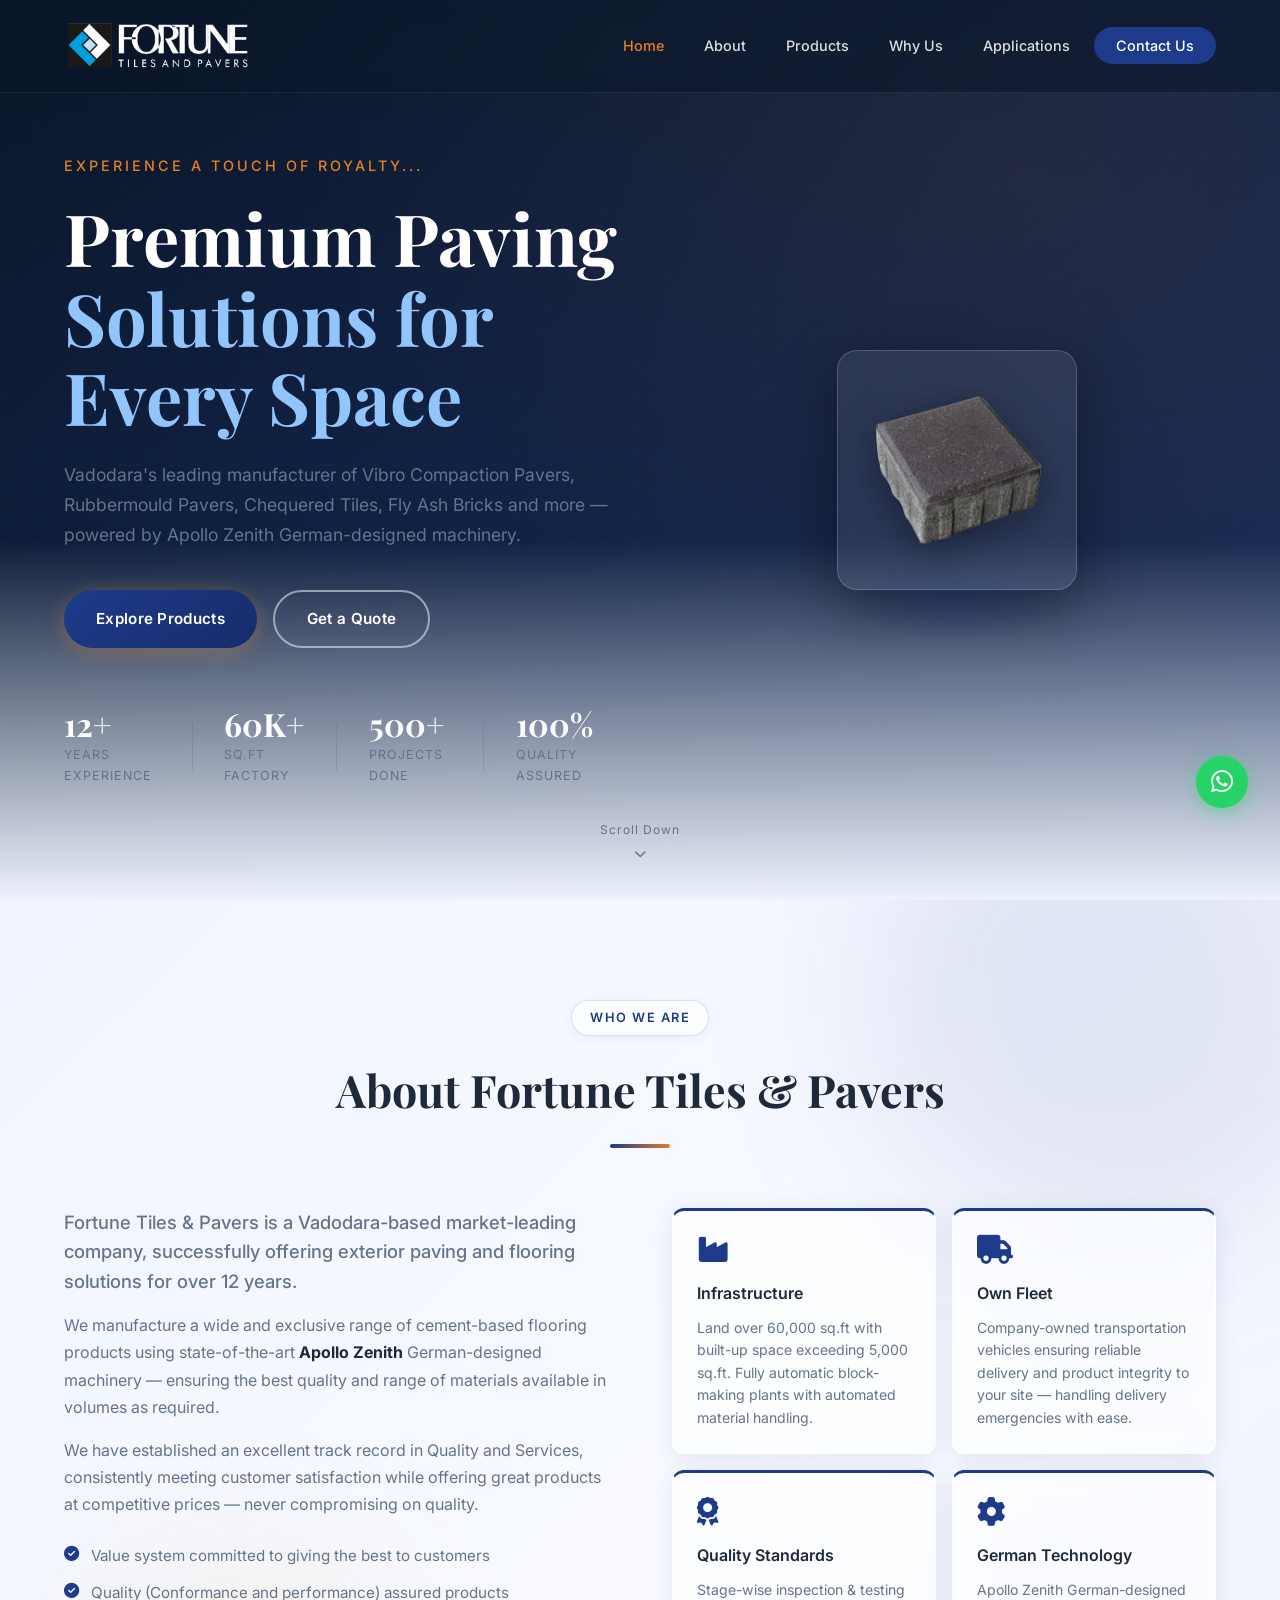
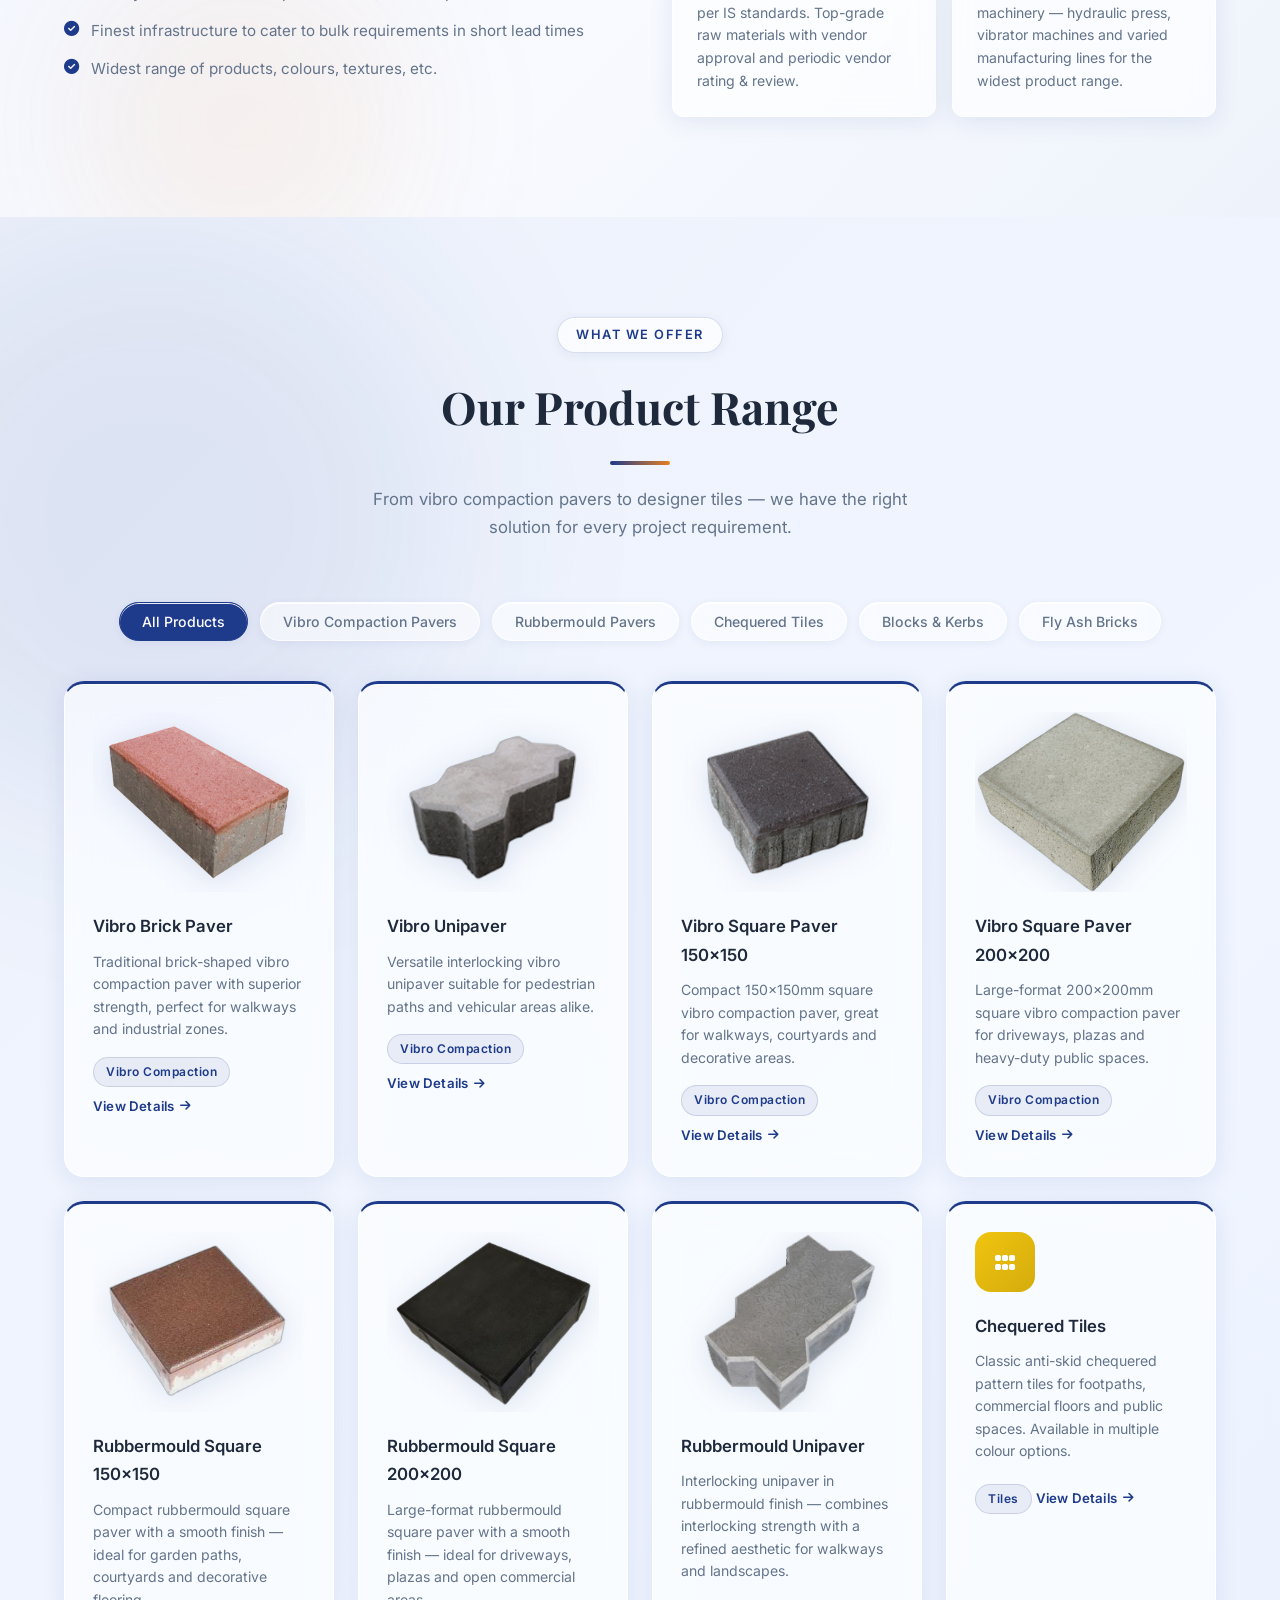
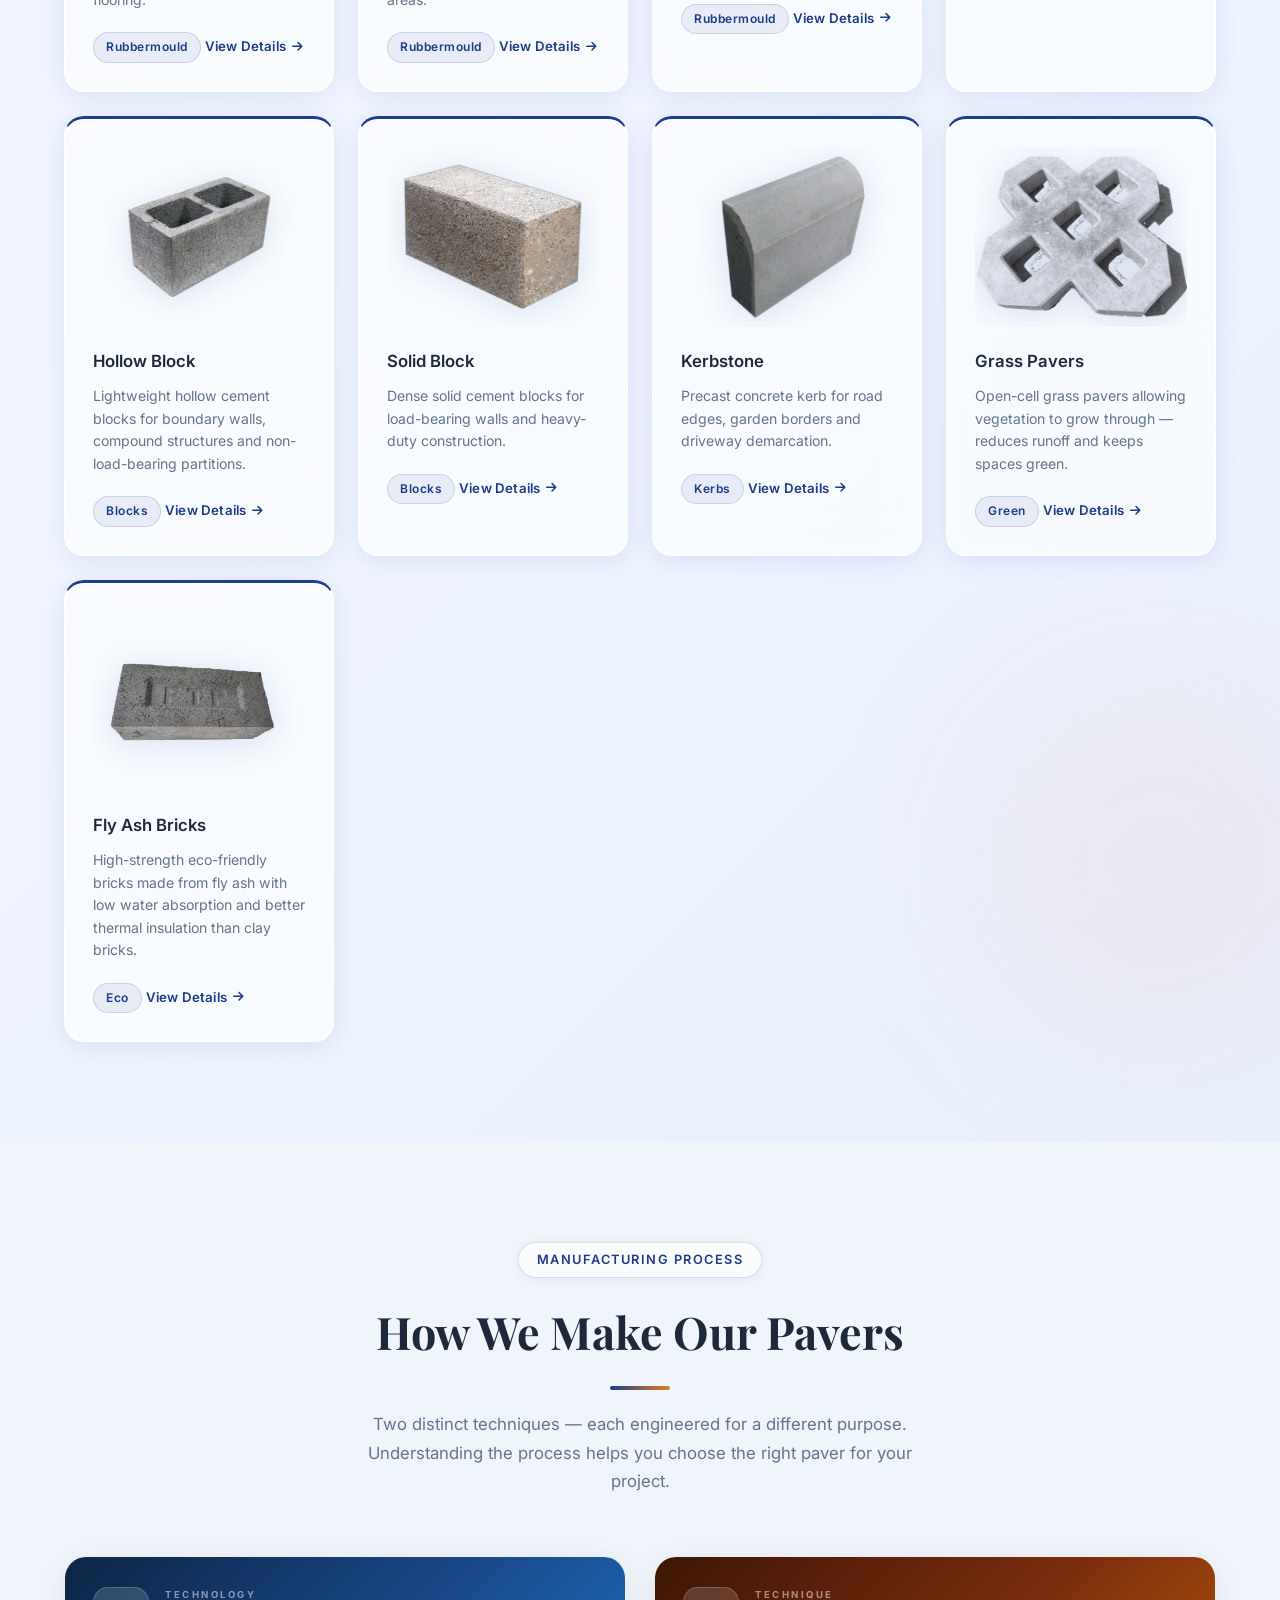
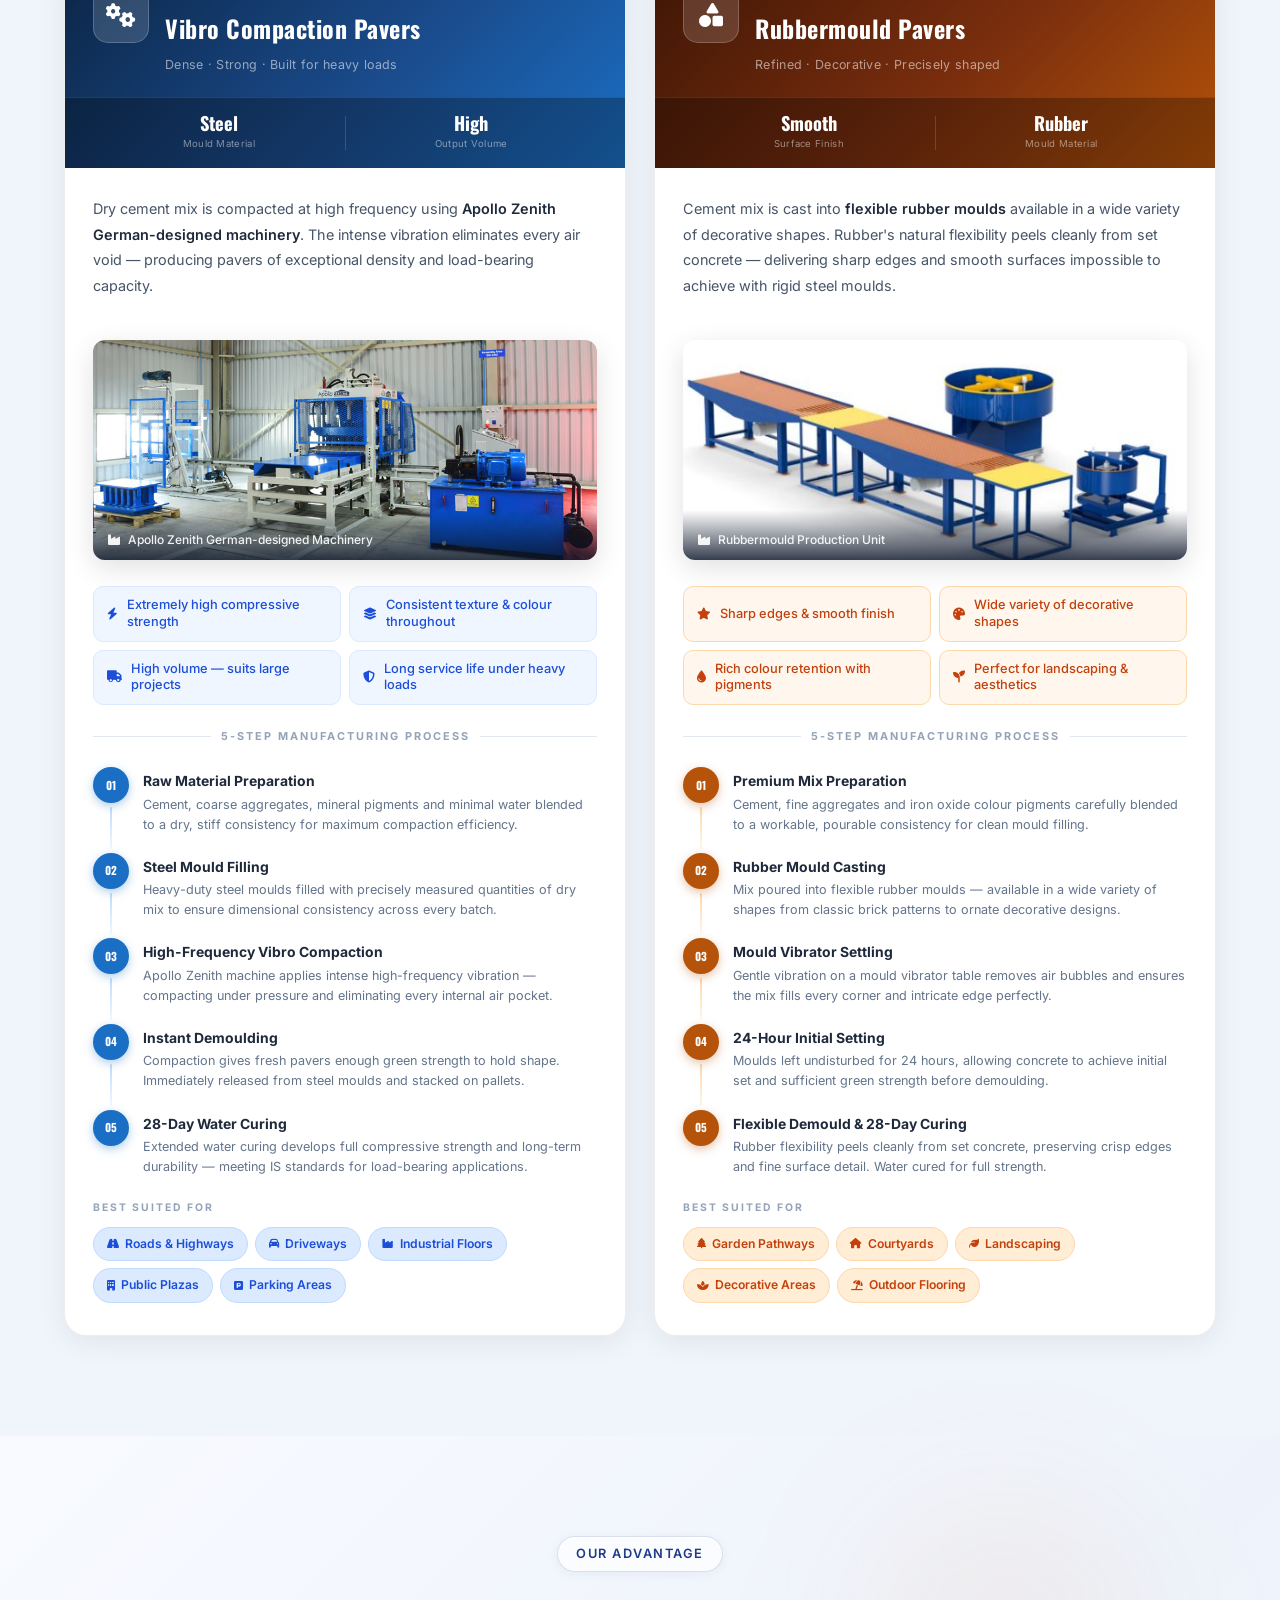
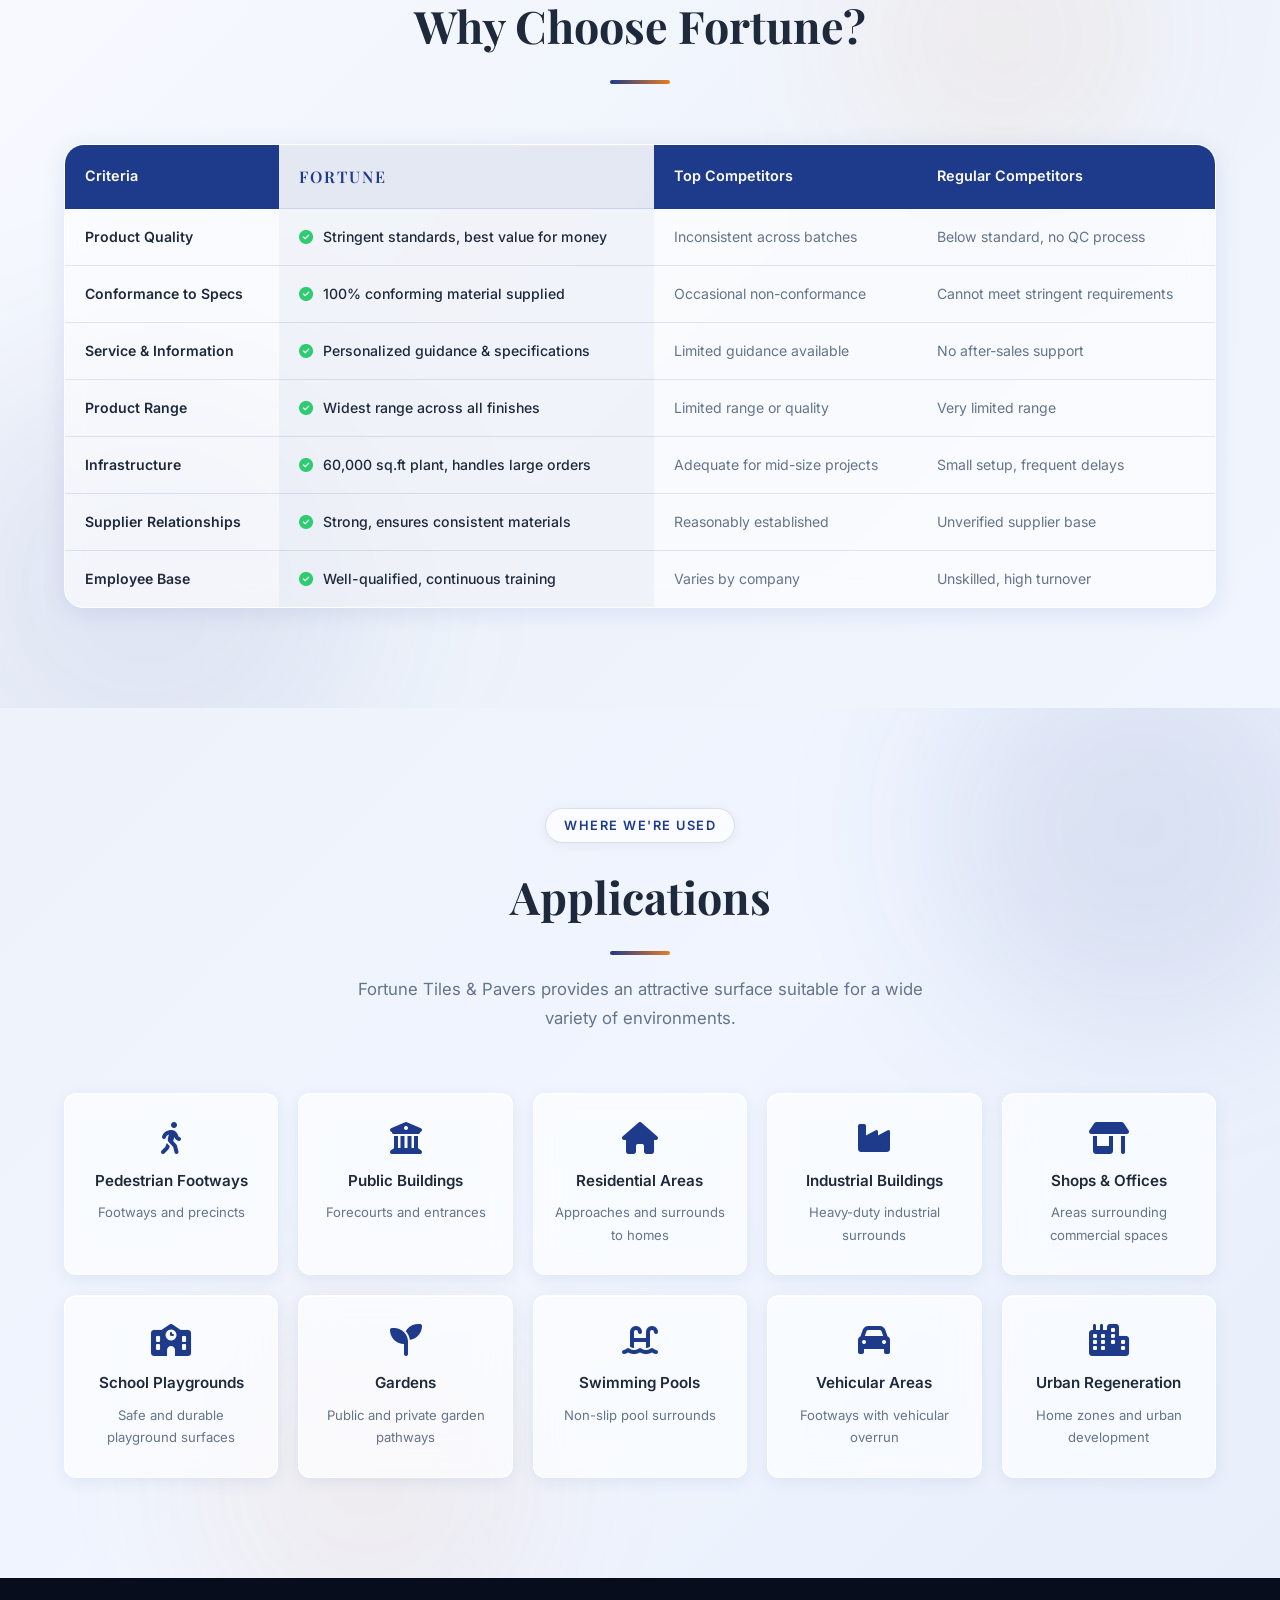
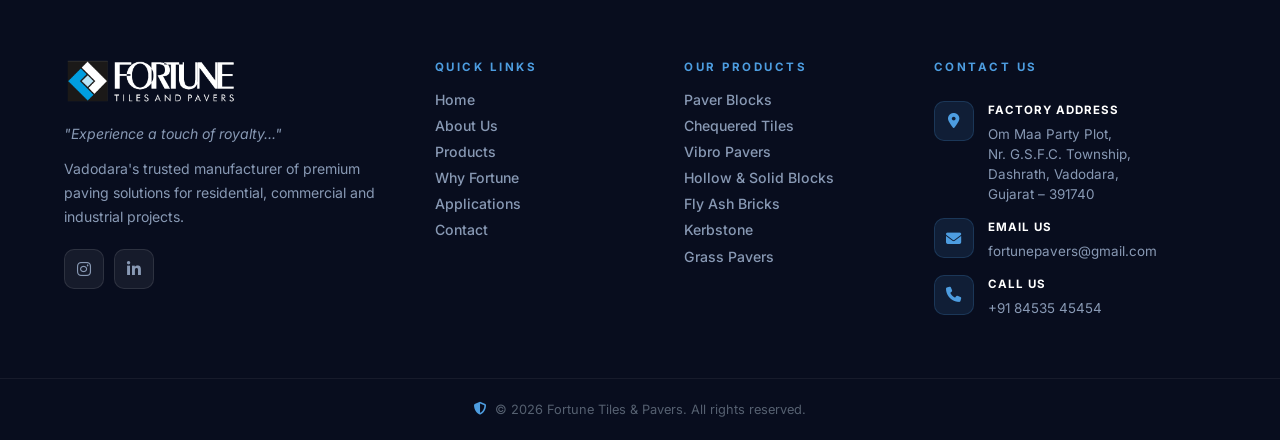
<file: index.html>
<!DOCTYPE html>
<html lang="en">
<head>
  <meta charset="UTF-8" />
  <meta name="viewport" content="width=device-width, initial-scale=1.0" />
  <title>Fortune Tiles & Pavers | Paver Block Manufacturer in Vadodara</title>
  <meta name="description" content="Premium paver blocks, chequered tiles & fly ash bricks manufacturer in Vadodara, Gujarat. German-engineered quality. 500+ projects delivered. Call us today!" />
  <meta property="og:type"        content="website" />
  <meta property="og:url"         content="https://www.fortunepavers.com/" />
  <meta property="og:title"       content="Fortune Tiles & Pavers | Premium Paving Solutions" />
  <meta property="og:description" content="Vadodara's leading manufacturer of Vibro Compaction Pavers, Rubbermould Pavers, Chequered Tiles, Fly Ash Bricks and more — powered by Apollo Zenith German-designed machinery." />
  <meta property="og:image"       content="https://www.fortunepavers.com/images/Fortune%20Tiles%20And%20Pavers%20Logo.png" />
  <link rel="shortcut icon"        href="favicon.png" />
  <link rel="icon" type="image/png" sizes="32x32" href="favicon.png" />
  <link rel="icon" type="image/png" sizes="16x16" href="favicon.png" />
  <link rel="apple-touch-icon"    sizes="180x180"  href="favicon.png" />
  <!-- Preconnect to CDN origins -->
  <link rel="preconnect" href="https://fonts.googleapis.com" />
  <link rel="preconnect" href="https://fonts.gstatic.com" crossorigin />
  <link rel="preconnect" href="https://cdnjs.cloudflare.com" />
  <!-- Google Analytics -->
  <script async src="https://www.googletagmanager.com/gtag/js?id=G-ELHCE39FCW"></script>
  <script>
    window.dataLayer = window.dataLayer || [];
    function gtag(){dataLayer.push(arguments);}
    gtag('js', new Date());
    gtag('config', 'G-ELHCE39FCW');
  </script>
  <!-- Microsoft Clarity -->
  <script type="text/javascript">
    (function(c,l,a,r,i,t,y){
      c[a]=c[a]||function(){(c[a].q=c[a].q||[]).push(arguments)};
      t=l.createElement(r);t.async=1;t.src="https://www.clarity.ms/tag/"+i;
      y=l.getElementsByTagName(r)[0];y.parentNode.insertBefore(t,y);
    })(window, document, "clarity", "script", "ysvpb4jzvj");
  </script>
  <link rel="stylesheet" href="styles.css" />
  <link href="https://fonts.googleapis.com/css2?family=Playfair+Display:wght@400;600;700&family=Inter:wght@300;400;500;600&family=Oswald:wght@400;600;700&family=Raleway:wght@300;400;800;900&family=Cinzel:wght@700;900&display=swap" rel="stylesheet" />
  <link rel="stylesheet" href="https://cdnjs.cloudflare.com/ajax/libs/font-awesome/6.5.0/css/all.min.css" />
</head>
<body>

  <!-- ===== NAVBAR ===== -->
  <nav class="navbar" id="navbar">
    <div class="nav-container">
      <a href="#home" class="nav-logo">
        <img src="images/Fortune Tiles And Pavers Logo.png" alt="Fortune Tiles and Pavers" class="logo-full-img" />
      </a>
      <ul class="nav-links" id="navLinks">
        <li><a href="#home">Home</a></li>
        <li><a href="#about">About</a></li>
        <li><a href="#products">Products</a></li>
        <li><a href="#why-us">Why Us</a></li>
        <li><a href="#applications">Applications</a></li>
        <li><a href="contact.html" class="nav-cta">Contact Us</a></li>
      </ul>
      <button class="hamburger" id="hamburger" aria-label="Toggle menu">
        <span></span><span></span><span></span>
      </button>
    </div>
  </nav>

  <!-- ===== HERO ===== -->
  <section class="hero" id="home">
    <div class="hero-overlay"></div>
    <div class="hero-content">
      <div class="hero-text">
        <p class="hero-tagline">Experience a touch of royalty...</p>
        <h1 class="hero-title">Premium Paving <br /><span>Solutions for Every Space</span></h1>
        <p class="hero-desc">Vadodara's leading manufacturer of Vibro Compaction Pavers, Rubbermould Pavers, Chequered Tiles, Fly Ash Bricks and more — powered by Apollo Zenith German-designed machinery.</p>
        <div class="hero-btns">
          <a href="#products" class="btn btn-primary">Explore Products</a>
          <a href="contact.html" class="btn btn-outline">Get a Quote</a>
        </div>
        <div class="hero-stats">
          <div class="stat"><span class="stat-num">12+</span><span class="stat-label">Years Experience</span></div>
          <div class="stat-divider"></div>
          <div class="stat"><span class="stat-num">60K+</span><span class="stat-label">Sq.Ft Factory</span></div>
          <div class="stat-divider"></div>
          <div class="stat"><span class="stat-num">500+</span><span class="stat-label">Projects Done</span></div>
          <div class="stat-divider"></div>
          <div class="stat"><span class="stat-num">100%</span><span class="stat-label">Quality Assured</span></div>
        </div>
      </div>
      <div class="hero-visual">
        <div class="product-slider">
          <div class="slider-frame">
            <div class="slide active">
              <div class="slide-card">
                <img src="images/Vibro Unipaver.png" alt="Vibro Unipaver">
              </div>
            </div>
            <div class="slide">
              <div class="slide-card">
                <img src="images/Vibro Brick Paver.png" alt="Vibro Brick Paver" loading="lazy">
              </div>
            </div>
            <div class="slide">
              <div class="slide-card">
                <img src="images/Vibro Square 150 x 150 x 60MM.png" alt="Vibro Square 150mm" loading="lazy">
              </div>
            </div>
            <div class="slide">
              <div class="slide-card">
                <img src="images/Vibro Square 200 x 200 x 60MM.png" alt="Vibro Square 200mm" loading="lazy">
              </div>
            </div>
            <div class="slide">
              <div class="slide-card">
                <img src="images/Rubbermould Square.png" alt="Rubbermould Square" loading="lazy">
              </div>
            </div>
            <div class="slide">
              <div class="slide-card">
                <img src="images/Rubbermould Unipaver.png" alt="Rubbermould Unipaver" loading="lazy">
              </div>
            </div>
            <div class="slide">
              <div class="slide-card">
                <img src="images/Rubbermould Square 200x200.png" alt="Rubbermould 200mm" loading="lazy">
              </div>
            </div>
            <div class="slide">
              <div class="slide-card">
                <img src="images/Hollow Blocks.png" alt="Hollow Blocks" loading="lazy">
              </div>
            </div>
            <div class="slide">
              <div class="slide-card">
                <img src="images/Solid Block.png" alt="Solid Block" loading="lazy">
              </div>
            </div>
            <div class="slide">
              <div class="slide-card">
                <img src="images/Flyash Bricks.png" alt="Flyash Bricks" loading="lazy">
              </div>
            </div>
            <div class="slide">
              <div class="slide-card">
                <img src="images/Curb Stone.png" alt="Curb Stone" loading="lazy">
              </div>
            </div>
            <div class="slide">
              <div class="slide-card">
                <img src="images/Grass Pavers.png" alt="Grass Pavers" loading="lazy">
              </div>
            </div>
          </div>
          <div class="slider-dots">
            <span class="s-dot active"></span>
            <span class="s-dot"></span>
            <span class="s-dot"></span>
            <span class="s-dot"></span>
            <span class="s-dot"></span>
            <span class="s-dot"></span>
            <span class="s-dot"></span>
            <span class="s-dot"></span>
            <span class="s-dot"></span>
            <span class="s-dot"></span>
            <span class="s-dot"></span>
            <span class="s-dot"></span>
          </div>
        </div>
      </div>
    </div>
    <div class="hero-scroll-indicator">
      <span>Scroll Down</span>
      <i class="fa-solid fa-chevron-down"></i>
    </div>
  </section>

  <!-- ===== ABOUT ===== -->
  <section class="about section" id="about">
    <div class="container">
      <div class="section-header">
        <span class="section-tag">Who We Are</span>
        <h2 class="section-title">About Fortune Tiles & Pavers</h2>
        <div class="section-divider"></div>
      </div>
      <div class="about-grid">
        <div class="about-text">
          <p class="about-lead">Fortune Tiles &amp; Pavers is a Vadodara-based market-leading company, successfully offering exterior paving and flooring solutions for over 12 years.</p>
          <p>We manufacture a wide and exclusive range of cement-based flooring products using state-of-the-art <strong>Apollo Zenith</strong> German-designed machinery — ensuring the best quality and range of materials available in volumes as required.</p>
          <p>We have established an excellent track record in Quality and Services, consistently meeting customer satisfaction while offering great products at competitive prices — never compromising on quality.</p>
          <ul class="about-list">
            <li><i class="fa-solid fa-check-circle"></i> Value system committed to giving the best to customers</li>
            <li><i class="fa-solid fa-check-circle"></i> Quality (Conformance and performance) assured products</li>
            <li><i class="fa-solid fa-check-circle"></i> Finest infrastructure to cater to bulk requirements in short lead times</li>
            <li><i class="fa-solid fa-check-circle"></i> Widest range of products, colours, textures, etc.</li>
          </ul>
        </div>
        <div class="about-cards">
          <div class="info-card">
            <i class="fa-solid fa-industry"></i>
            <h3>Infrastructure</h3>
            <p>Land over 60,000 sq.ft with built-up space exceeding 5,000 sq.ft. Fully automatic block-making plants with automated material handling.</p>
          </div>
          <div class="info-card">
            <i class="fa-solid fa-truck"></i>
            <h3>Own Fleet</h3>
            <p>Company-owned transportation vehicles ensuring reliable delivery and product integrity to your site — handling delivery emergencies with ease.</p>
          </div>
          <div class="info-card">
            <i class="fa-solid fa-award"></i>
            <h3>Quality Standards</h3>
            <p>Stage-wise inspection & testing per IS standards. Top-grade raw materials with vendor approval and periodic vendor rating & review.</p>
          </div>
          <div class="info-card">
            <i class="fa-solid fa-gear"></i>
            <h3>German Technology</h3>
            <p>Apollo Zenith German-designed machinery — hydraulic press, vibrator machines and varied manufacturing lines for the widest product range.</p>
          </div>
        </div>
      </div>
    </div>
  </section>

  <!-- ===== PRODUCTS ===== -->
  <section class="products section" id="products">
    <div class="container">
      <div class="section-header">
        <span class="section-tag">What We Offer</span>
        <h2 class="section-title">Our Product Range</h2>
        <div class="section-divider"></div>
        <p class="section-desc">From vibro compaction pavers to designer tiles — we have the right solution for every project requirement.</p>
      </div>

      <!-- Tab Filter -->
      <div class="product-tabs">
        <button class="tab-btn active" data-tab="all">All Products</button>
        <button class="tab-btn" data-tab="vibro">Vibro Compaction Pavers</button>
        <button class="tab-btn" data-tab="rubber">Rubbermould Pavers</button>
        <button class="tab-btn" data-tab="tiles">Chequered Tiles</button>
        <button class="tab-btn" data-tab="blocks">Blocks & Kerbs</button>
        <button class="tab-btn" data-tab="flyash">Fly Ash Bricks</button>
      </div>

      <div class="products-grid" id="productsGrid">

        <!-- Vibro Compaction Pavers -->
        <div class="product-card" data-category="vibro" onclick="location.href='product.html?id=vibro-brick-paver'" style="cursor:pointer">
          <div class="product-img-wrap">
            <img src="images/Vibro Paver Bricks 200 x 100 x 60MM.jpg" alt="Vibro Brick Paver" loading="lazy" data-rmbg>
          </div>
          <h3>Vibro Brick Paver</h3>
          <p>Traditional brick-shaped vibro compaction paver with superior strength, perfect for walkways and industrial zones.</p>
          <span class="product-tag">Vibro Compaction</span>
        </div>

        <div class="product-card" data-category="vibro" onclick="location.href='product.html?id=vibro-unipaver'" style="cursor:pointer">
          <div class="product-img-wrap">
            <img src="images/Vibro Unipaver.png" alt="Vibro Unipaver" loading="lazy" data-rmbg>
          </div>
          <h3>Vibro Unipaver</h3>
          <p>Versatile interlocking vibro unipaver suitable for pedestrian paths and vehicular areas alike.</p>
          <span class="product-tag">Vibro Compaction</span>
        </div>

        <div class="product-card" data-category="vibro" onclick="location.href='product.html?id=vibro-square-150'" style="cursor:pointer">
          <div class="product-img-wrap">
            <img src="images/Vibro Square 150 x 150 x 60MM.png" alt="Vibro Square Paver 150×150" loading="lazy" data-rmbg>
          </div>
          <h3>Vibro Square Paver 150×150</h3>
          <p>Compact 150×150mm square vibro compaction paver, great for walkways, courtyards and decorative areas.</p>
          <span class="product-tag">Vibro Compaction</span>
        </div>

        <div class="product-card" data-category="vibro" onclick="location.href='product.html?id=vibro-square-200'" style="cursor:pointer">
          <div class="product-img-wrap">
            <img src="images/Vibro Square 200 x 200 x 60MM.png" alt="Vibro Square Paver 200×200" loading="lazy" data-rmbg>
          </div>
          <h3>Vibro Square Paver 200×200</h3>
          <p>Large-format 200×200mm square vibro compaction paver for driveways, plazas and heavy-duty public spaces.</p>
          <span class="product-tag">Vibro Compaction</span>
        </div>

        <!-- Rubbermould Pavers -->
        <div class="product-card" data-category="rubber" onclick="location.href='product.html?id=rubbermould-square'" style="cursor:pointer">
          <div class="product-img-wrap">
            <img src="images/Rubbermould Square.png" alt="Rubbermould Square 150x150" loading="lazy" data-rmbg>
          </div>
          <h3>Rubbermould Square 150×150</h3>
          <p>Compact rubbermould square paver with a smooth finish — ideal for garden paths, courtyards and decorative flooring.</p>
          <span class="product-tag">Rubbermould</span>
        </div>

        <div class="product-card" data-category="rubber" onclick="location.href='product.html?id=rubbermould-square-200'" style="cursor:pointer">
          <div class="product-img-wrap">
            <img src="images/Rubbermould Square 200x200.png" alt="Rubbermould Square 200x200" loading="lazy" data-rmbg>
          </div>
          <h3>Rubbermould Square 200×200</h3>
          <p>Large-format rubbermould square paver with a smooth finish — ideal for driveways, plazas and open commercial areas.</p>
          <span class="product-tag">Rubbermould</span>
        </div>

        <div class="product-card" data-category="rubber" onclick="location.href='product.html?id=rubbermould-unipaver'" style="cursor:pointer">
          <div class="product-img-wrap">
            <img src="images/Rubbermould Unipaver.png" alt="Rubbermould Unipaver" loading="lazy" data-rmbg>
          </div>
          <h3>Rubbermould Unipaver</h3>
          <p>Interlocking unipaver in rubbermould finish — combines interlocking strength with a refined aesthetic for walkways and landscapes.</p>
          <span class="product-tag">Rubbermould</span>
        </div>


        <!-- Chequered Tiles -->
        <div class="product-card" data-category="tiles" onclick="location.href='product.html?id=chequered-tiles'" style="cursor:pointer">
          <div class="product-icon-wrap" style="background: linear-gradient(135deg,#f1c40f,#d4ac0d)">
            <i class="fa-solid fa-grip"></i>
          </div>
          <h3>Chequered Tiles</h3>
          <p>Classic anti-skid chequered pattern tiles for footpaths, commercial floors and public spaces. Available in multiple colour options.</p>
          <span class="product-tag">Tiles</span>
        </div>

        <!-- Blocks & Kerbs -->
        <div class="product-card" data-category="blocks" onclick="location.href='product.html?id=hollow-block'" style="cursor:pointer">
          <div class="product-img-wrap">
            <img src="images/Hollow Blocks.png" alt="Hollow Block" loading="lazy" data-rmbg>
          </div>
          <h3>Hollow Block</h3>
          <p>Lightweight hollow cement blocks for boundary walls, compound structures and non-load-bearing partitions.</p>
          <span class="product-tag">Blocks</span>
        </div>

        <div class="product-card" data-category="blocks" onclick="location.href='product.html?id=solid-block'" style="cursor:pointer">
          <div class="product-img-wrap">
            <img src="images/Solid Block.png" alt="Solid Block" loading="lazy" data-rmbg>
          </div>
          <h3>Solid Block</h3>
          <p>Dense solid cement blocks for load-bearing walls and heavy-duty construction.</p>
          <span class="product-tag">Blocks</span>
        </div>

        <div class="product-card" data-category="blocks" onclick="location.href='product.html?id=kerbstone'" style="cursor:pointer">
          <div class="product-img-wrap">
            <img src="images/Curb Stone.png" alt="Kerbstone" loading="lazy" data-rmbg>
          </div>
          <h3>Kerbstone</h3>
          <p>Precast concrete kerb for road edges, garden borders and driveway demarcation.</p>
          <span class="product-tag">Kerbs</span>
        </div>

        <div class="product-card" data-category="blocks" onclick="location.href='product.html?id=grass-pavers'" style="cursor:pointer">
          <div class="product-img-wrap">
            <img src="images/Grass Pavers.png" alt="Grass Pavers" loading="lazy" data-rmbg>
          </div>
          <h3>Grass Pavers</h3>
          <p>Open-cell grass pavers allowing vegetation to grow through — reduces runoff and keeps spaces green.</p>
          <span class="product-tag">Green</span>
        </div>

        <div class="product-card" data-category="flyash" onclick="location.href='product.html?id=flyash-bricks'" style="cursor:pointer">
          <div class="product-img-wrap">
            <img src="images/Flyash Bricks.png" alt="Fly Ash Bricks" loading="lazy" data-rmbg>
          </div>
          <h3>Fly Ash Bricks</h3>
          <p>High-strength eco-friendly bricks made from fly ash with low water absorption and better thermal insulation than clay bricks.</p>
          <span class="product-tag">Eco</span>
        </div>



      </div>
    </div>
  </section>


  <!-- ===== HOW WE MAKE IT ===== -->
  <section class="how-we-make section" id="how-we-make">
    <div class="container">
      <div class="section-header">
        <span class="section-tag">Manufacturing Process</span>
        <h2 class="section-title">How We Make Our Pavers</h2>
        <div class="section-divider"></div>
        <p class="section-desc">Two distinct techniques — each engineered for a different purpose. Understanding the process helps you choose the right paver for your project.</p>
      </div>

      <div class="hwm-main-grid">

        <!-- ── VIBRO CARD ── -->
        <div class="hwm-card">
          <div class="hwm-card-header hwm-header-blue">
            <div class="hwm-header-inner">
              <div class="hwm-header-icon-wrap"><i class="fa-solid fa-gears"></i></div>
              <div class="hwm-header-text">
                <span class="hwm-card-tag">Technology</span>
                <h3>Vibro Compaction Pavers</h3>
                <p class="hwm-tagline">Dense &middot; Strong &middot; Built for heavy loads</p>
              </div>
            </div>
            <div class="hwm-stats-bar">
              <div class="hwm-stat-item">
                <span class="hwm-stat-num">Steel</span>
                <span class="hwm-stat-lbl">Mould Material</span>
              </div>
              <div class="hwm-stat-sep"></div>
              <div class="hwm-stat-item">
                <span class="hwm-stat-num">High</span>
                <span class="hwm-stat-lbl">Output Volume</span>
              </div>
            </div>
          </div>
          <div class="hwm-card-body">
            <p class="hwm-overview">Dry cement mix is compacted at high frequency using <strong>Apollo Zenith German-designed machinery</strong>. The intense vibration eliminates every air void — producing pavers of exceptional density and load-bearing capacity.</p>

            <div class="hwm-machine-photo">
              <img src="images/apollo-zenith-machine.jpg" alt="Apollo Zenith Vibro Compaction Machine at Fortune Tiles & Pavers factory" loading="lazy">
              <span class="hwm-photo-caption"><i class="fa-solid fa-industry"></i> Apollo Zenith German-designed Machinery</span>
            </div>

            <div class="hwm-feats-grid">
              <div class="hwm-feat hwm-feat-blue"><i class="fa-solid fa-bolt"></i><span>Extremely high compressive strength</span></div>
              <div class="hwm-feat hwm-feat-blue"><i class="fa-solid fa-layer-group"></i><span>Consistent texture &amp; colour throughout</span></div>
              <div class="hwm-feat hwm-feat-blue"><i class="fa-solid fa-truck"></i><span>High volume — suits large projects</span></div>
              <div class="hwm-feat hwm-feat-blue"><i class="fa-solid fa-shield-halved"></i><span>Long service life under heavy loads</span></div>
            </div>

            <div class="hwm-tl-label"><span>5-Step Manufacturing Process</span></div>
            <div class="hwm-timeline">
              <div class="hwm-tl-item">
                <div class="hwm-tl-left hwm-tl-blue"><div class="hwm-tl-circle">01</div><div class="hwm-tl-line"></div></div>
                <div class="hwm-tl-body">
                  <h5>Raw Material Preparation</h5>
                  <p>Cement, coarse aggregates, mineral pigments and minimal water blended to a dry, stiff consistency for maximum compaction efficiency.</p>
                </div>
              </div>
              <div class="hwm-tl-item">
                <div class="hwm-tl-left hwm-tl-blue"><div class="hwm-tl-circle">02</div><div class="hwm-tl-line"></div></div>
                <div class="hwm-tl-body">
                  <h5>Steel Mould Filling</h5>
                  <p>Heavy-duty steel moulds filled with precisely measured quantities of dry mix to ensure dimensional consistency across every batch.</p>
                </div>
              </div>
              <div class="hwm-tl-item">
                <div class="hwm-tl-left hwm-tl-blue"><div class="hwm-tl-circle">03</div><div class="hwm-tl-line"></div></div>
                <div class="hwm-tl-body">
                  <h5>High-Frequency Vibro Compaction</h5>
                  <p>Apollo Zenith machine applies intense high-frequency vibration — compacting under pressure and eliminating every internal air pocket.</p>
                </div>
              </div>
              <div class="hwm-tl-item">
                <div class="hwm-tl-left hwm-tl-blue"><div class="hwm-tl-circle">04</div><div class="hwm-tl-line"></div></div>
                <div class="hwm-tl-body">
                  <h5>Instant Demoulding</h5>
                  <p>Compaction gives fresh pavers enough green strength to hold shape. Immediately released from steel moulds and stacked on pallets.</p>
                </div>
              </div>
              <div class="hwm-tl-item">
                <div class="hwm-tl-left hwm-tl-blue"><div class="hwm-tl-circle">05</div><div class="hwm-tl-line"></div></div>
                <div class="hwm-tl-body">
                  <h5>28-Day Water Curing</h5>
                  <p>Extended water curing develops full compressive strength and long-term durability — meeting IS standards for load-bearing applications.</p>
                </div>
              </div>
            </div>

            <div class="hwm-bestfor">
              <span class="hwm-bf-label">Best suited for</span>
              <div class="hwm-bf-chips hwm-bf-blue">
                <span><i class="fa-solid fa-road"></i> Roads &amp; Highways</span>
                <span><i class="fa-solid fa-car"></i> Driveways</span>
                <span><i class="fa-solid fa-industry"></i> Industrial Floors</span>
                <span><i class="fa-solid fa-building"></i> Public Plazas</span>
                <span><i class="fa-solid fa-square-parking"></i> Parking Areas</span>
              </div>
            </div>
          </div>
        </div>

        <!-- ── RUBBERMOULD CARD ── -->
        <div class="hwm-card">
          <div class="hwm-card-header hwm-header-orange">
            <div class="hwm-header-inner">
              <div class="hwm-header-icon-wrap"><i class="fa-solid fa-shapes"></i></div>
              <div class="hwm-header-text">
                <span class="hwm-card-tag">Technique</span>
                <h3>Rubbermould Pavers</h3>
                <p class="hwm-tagline">Refined &middot; Decorative &middot; Precisely shaped</p>
              </div>
            </div>
            <div class="hwm-stats-bar">
              <div class="hwm-stat-item">
                <span class="hwm-stat-num">Smooth</span>
                <span class="hwm-stat-lbl">Surface Finish</span>
              </div>
              <div class="hwm-stat-sep"></div>
              <div class="hwm-stat-item">
                <span class="hwm-stat-num">Rubber</span>
                <span class="hwm-stat-lbl">Mould Material</span>
              </div>
            </div>
          </div>
          <div class="hwm-card-body">
            <p class="hwm-overview">Cement mix is cast into <strong>flexible rubber moulds</strong> available in a wide variety of decorative shapes. Rubber's natural flexibility peels cleanly from set concrete — delivering sharp edges and smooth surfaces impossible to achieve with rigid steel moulds.</p>

            <div class="hwm-machine-photo">
              <img src="images/Rubbermould Production Unit.JPG" alt="Rubbermould Production Unit at Fortune Tiles & Pavers factory" loading="lazy">
              <span class="hwm-photo-caption"><i class="fa-solid fa-industry"></i> Rubbermould Production Unit</span>
            </div>

            <div class="hwm-feats-grid">
              <div class="hwm-feat hwm-feat-orange"><i class="fa-solid fa-star"></i><span>Sharp edges &amp; smooth finish</span></div>
              <div class="hwm-feat hwm-feat-orange"><i class="fa-solid fa-palette"></i><span>Wide variety of decorative shapes</span></div>
              <div class="hwm-feat hwm-feat-orange"><i class="fa-solid fa-droplet"></i><span>Rich colour retention with pigments</span></div>
              <div class="hwm-feat hwm-feat-orange"><i class="fa-solid fa-seedling"></i><span>Perfect for landscaping &amp; aesthetics</span></div>
            </div>

            <div class="hwm-tl-label"><span>5-Step Manufacturing Process</span></div>
            <div class="hwm-timeline">
              <div class="hwm-tl-item">
                <div class="hwm-tl-left hwm-tl-orange"><div class="hwm-tl-circle">01</div><div class="hwm-tl-line"></div></div>
                <div class="hwm-tl-body">
                  <h5>Premium Mix Preparation</h5>
                  <p>Cement, fine aggregates and iron oxide colour pigments carefully blended to a workable, pourable consistency for clean mould filling.</p>
                </div>
              </div>
              <div class="hwm-tl-item">
                <div class="hwm-tl-left hwm-tl-orange"><div class="hwm-tl-circle">02</div><div class="hwm-tl-line"></div></div>
                <div class="hwm-tl-body">
                  <h5>Rubber Mould Casting</h5>
                  <p>Mix poured into flexible rubber moulds — available in a wide variety of shapes from classic brick patterns to ornate decorative designs.</p>
                </div>
              </div>
              <div class="hwm-tl-item">
                <div class="hwm-tl-left hwm-tl-orange"><div class="hwm-tl-circle">03</div><div class="hwm-tl-line"></div></div>
                <div class="hwm-tl-body">
                  <h5>Mould Vibrator Settling</h5>
                  <p>Gentle vibration on a mould vibrator table removes air bubbles and ensures the mix fills every corner and intricate edge perfectly.</p>
                </div>
              </div>
              <div class="hwm-tl-item">
                <div class="hwm-tl-left hwm-tl-orange"><div class="hwm-tl-circle">04</div><div class="hwm-tl-line"></div></div>
                <div class="hwm-tl-body">
                  <h5>24-Hour Initial Setting</h5>
                  <p>Moulds left undisturbed for 24 hours, allowing concrete to achieve initial set and sufficient green strength before demoulding.</p>
                </div>
              </div>
              <div class="hwm-tl-item">
                <div class="hwm-tl-left hwm-tl-orange"><div class="hwm-tl-circle">05</div><div class="hwm-tl-line"></div></div>
                <div class="hwm-tl-body">
                  <h5>Flexible Demould &amp; 28-Day Curing</h5>
                  <p>Rubber flexibility peels cleanly from set concrete, preserving crisp edges and fine surface detail. Water cured for full strength.</p>
                </div>
              </div>
            </div>

            <div class="hwm-bestfor">
              <span class="hwm-bf-label">Best suited for</span>
              <div class="hwm-bf-chips hwm-bf-orange">
                <span><i class="fa-solid fa-tree"></i> Garden Pathways</span>
                <span><i class="fa-solid fa-house"></i> Courtyards</span>
                <span><i class="fa-solid fa-leaf"></i> Landscaping</span>
                <span><i class="fa-solid fa-spa"></i> Decorative Areas</span>
                <span><i class="fa-solid fa-umbrella-beach"></i> Outdoor Flooring</span>
              </div>
            </div>
          </div>
        </div>

      </div>

    </div>
  </section>



  <!-- ===== WHY US ===== -->
  <section class="why-us section" id="why-us">
    <div class="container">
      <div class="section-header">
        <span class="section-tag">Our Advantage</span>
        <h2 class="section-title">Why Choose Fortune?</h2>
        <div class="section-divider"></div>
      </div>
      <p class="table-scroll-hint"><i class="fa-solid fa-arrows-left-right"></i> Scroll to compare all columns</p>
      <div class="comparison-table-wrap">
        <table class="comparison-table">
          <thead>
            <tr>
              <th>Criteria</th>
              <th class="highlight-col"><div class="logo-small">FORTUNE</div></th>
              <th>Top Competitors</th>
              <th>Regular Competitors</th>
            </tr>
          </thead>
          <tbody>
            <tr>
              <td>Product Quality</td>
              <td class="highlight-col"><i class="fa-solid fa-circle-check"></i> Stringent standards, best value for money</td>
              <td>Inconsistent across batches</td>
              <td>Below standard, no QC process</td>
            </tr>
            <tr>
              <td>Conformance to Specs</td>
              <td class="highlight-col"><i class="fa-solid fa-circle-check"></i> 100% conforming material supplied</td>
              <td>Occasional non-conformance</td>
              <td>Cannot meet stringent requirements</td>
            </tr>
            <tr>
              <td>Service & Information</td>
              <td class="highlight-col"><i class="fa-solid fa-circle-check"></i> Personalized guidance & specifications</td>
              <td>Limited guidance available</td>
              <td>No after-sales support</td>
            </tr>
            <tr>
              <td>Product Range</td>
              <td class="highlight-col"><i class="fa-solid fa-circle-check"></i> Widest range across all finishes</td>
              <td>Limited range or quality</td>
              <td>Very limited range</td>
            </tr>
            <tr>
              <td>Infrastructure</td>
              <td class="highlight-col"><i class="fa-solid fa-circle-check"></i> 60,000 sq.ft plant, handles large orders</td>
              <td>Adequate for mid-size projects</td>
              <td>Small setup, frequent delays</td>
            </tr>
            <tr>
              <td>Supplier Relationships</td>
              <td class="highlight-col"><i class="fa-solid fa-circle-check"></i> Strong, ensures consistent materials</td>
              <td>Reasonably established</td>
              <td>Unverified supplier base</td>
            </tr>
            <tr>
              <td>Employee Base</td>
              <td class="highlight-col"><i class="fa-solid fa-circle-check"></i> Well-qualified, continuous training</td>
              <td>Varies by company</td>
              <td>Unskilled, high turnover</td>
            </tr>
          </tbody>
        </table>
      </div>
    </div>
  </section>

  <!-- ===== APPLICATIONS ===== -->
  <section class="applications section" id="applications">
    <div class="container">
      <div class="section-header">
        <span class="section-tag">Where We're Used</span>
        <h2 class="section-title">Applications</h2>
        <div class="section-divider"></div>
        <p class="section-desc">Fortune Tiles & Pavers provides an attractive surface suitable for a wide variety of environments.</p>
      </div>
      <div class="applications-grid">
        <div class="app-card">
          <i class="fa-solid fa-person-walking"></i>
          <h4>Pedestrian Footways</h4>
          <p>Footways and precincts</p>
        </div>
        <div class="app-card">
          <i class="fa-solid fa-building-columns"></i>
          <h4>Public Buildings</h4>
          <p>Forecourts and entrances</p>
        </div>
        <div class="app-card">
          <i class="fa-solid fa-house"></i>
          <h4>Residential Areas</h4>
          <p>Approaches and surrounds to homes</p>
        </div>
        <div class="app-card">
          <i class="fa-solid fa-industry"></i>
          <h4>Industrial Buildings</h4>
          <p>Heavy-duty industrial surrounds</p>
        </div>
        <div class="app-card">
          <i class="fa-solid fa-shop"></i>
          <h4>Shops & Offices</h4>
          <p>Areas surrounding commercial spaces</p>
        </div>
        <div class="app-card">
          <i class="fa-solid fa-school"></i>
          <h4>School Playgrounds</h4>
          <p>Safe and durable playground surfaces</p>
        </div>
        <div class="app-card">
          <i class="fa-solid fa-seedling"></i>
          <h4>Gardens</h4>
          <p>Public and private garden pathways</p>
        </div>
        <div class="app-card">
          <i class="fa-solid fa-water-ladder"></i>
          <h4>Swimming Pools</h4>
          <p>Non-slip pool surrounds</p>
        </div>
        <div class="app-card">
          <i class="fa-solid fa-car"></i>
          <h4>Vehicular Areas</h4>
          <p>Footways with vehicular overrun</p>
        </div>
        <div class="app-card">
          <i class="fa-solid fa-city"></i>
          <h4>Urban Regeneration</h4>
          <p>Home zones and urban development</p>
        </div>
      </div>
    </div>
  </section>

  <!-- ===== FOOTER ===== -->
  <footer class="footer">
    <div class="footer-top">
      <div class="container footer-grid">
        <!-- Col 1: Brand -->
        <div class="footer-brand">
          <a href="#home" class="nav-logo">
            <img src="images/Fortune Tiles And Pavers Logo.png" alt="Fortune Tiles and Pavers" class="logo-full-img" />
          </a>
          <p class="footer-tagline">"Experience a touch of royalty..."</p>
          <p>Vadodara's trusted manufacturer of premium paving solutions for residential, commercial and industrial projects.</p>
          <div class="social-icons">
            <a href="https://www.instagram.com/fortunepavers/" class="social-icon" aria-label="Instagram" target="_blank"><i class="fa-brands fa-instagram"></i></a>
            <a href="https://www.linkedin.com/in/deep-patel-0946281b1/" class="social-icon" aria-label="LinkedIn" target="_blank"><i class="fa-brands fa-linkedin-in"></i></a>
          </div>
        </div>
        <!-- Col 2: Quick Links -->
        <div class="footer-links">
          <h4>Quick Links</h4>
          <ul>
            <li><a href="#home">Home</a></li>
            <li><a href="#about">About Us</a></li>
            <li><a href="#products">Products</a></li>
            <li><a href="#why-us">Why Fortune</a></li>
            <li><a href="#applications">Applications</a></li>
            <li><a href="contact.html">Contact</a></li>
          </ul>
        </div>
        <!-- Col 3: Our Products -->
        <div class="footer-products">
          <h4>Our Products</h4>
          <ul>
            <li>Paver Blocks</li>
            <li>Chequered Tiles</li>
            <li>Vibro Pavers</li>
            <li>Hollow &amp; Solid Blocks</li>
            <li>Fly Ash Bricks</li>
            <li>Kerbstone</li>
            <li>Grass Pavers</li>
          </ul>
        </div>
        <!-- Col 4: Contact Us -->
        <div class="footer-contact-col">
          <h4>Contact Us</h4>
          <div class="footer-contact-item">
            <div class="footer-contact-icon"><i class="fa-solid fa-location-dot"></i></div>
            <div>
              <strong>Factory Address</strong>
              <p>Om Maa Party Plot,<br>Nr. G.S.F.C. Township,<br>Dashrath, Vadodara,<br>Gujarat – 391740</p>
            </div>
          </div>
          <div class="footer-contact-item">
            <div class="footer-contact-icon"><i class="fa-solid fa-envelope"></i></div>
            <div>
              <strong>Email Us</strong>
              <p>fortunepavers@gmail.com</p>
            </div>
          </div>
          <div class="footer-contact-item">
            <div class="footer-contact-icon"><i class="fa-solid fa-phone"></i></div>
            <div>
              <strong>Call Us</strong>
              <p>+91 84535 45454</p>
            </div>
          </div>
        </div>
      </div>
    </div>
    <div class="footer-bottom">
      <div class="container">
        <p><i class="fa-solid fa-shield-halved"></i> &copy; 2026 Fortune Tiles &amp; Pavers. All rights reserved.</p>
      </div>
    </div>
  </footer>

  <!-- Back to Top Button -->
  <button class="back-to-top" id="backToTop" aria-label="Back to top">
    <i class="fa-solid fa-chevron-up"></i>
  </button>

  <!-- WhatsApp Floating Button -->
  <a href="https://wa.me/918238964164?text=Hello%2C%20I%20am%20interested%20in%20Fortune%20Tiles%20%26%20Pavers%20products.%20Can%20you%20help%20me%3F" target="_blank" class="whatsapp-float" aria-label="Chat on WhatsApp">
    <i class="fa-brands fa-whatsapp"></i>
    <span class="whatsapp-tooltip">Chat with us!</span>
  </a>

  <script src="script.js"></script>
</body>
</html>
</file>
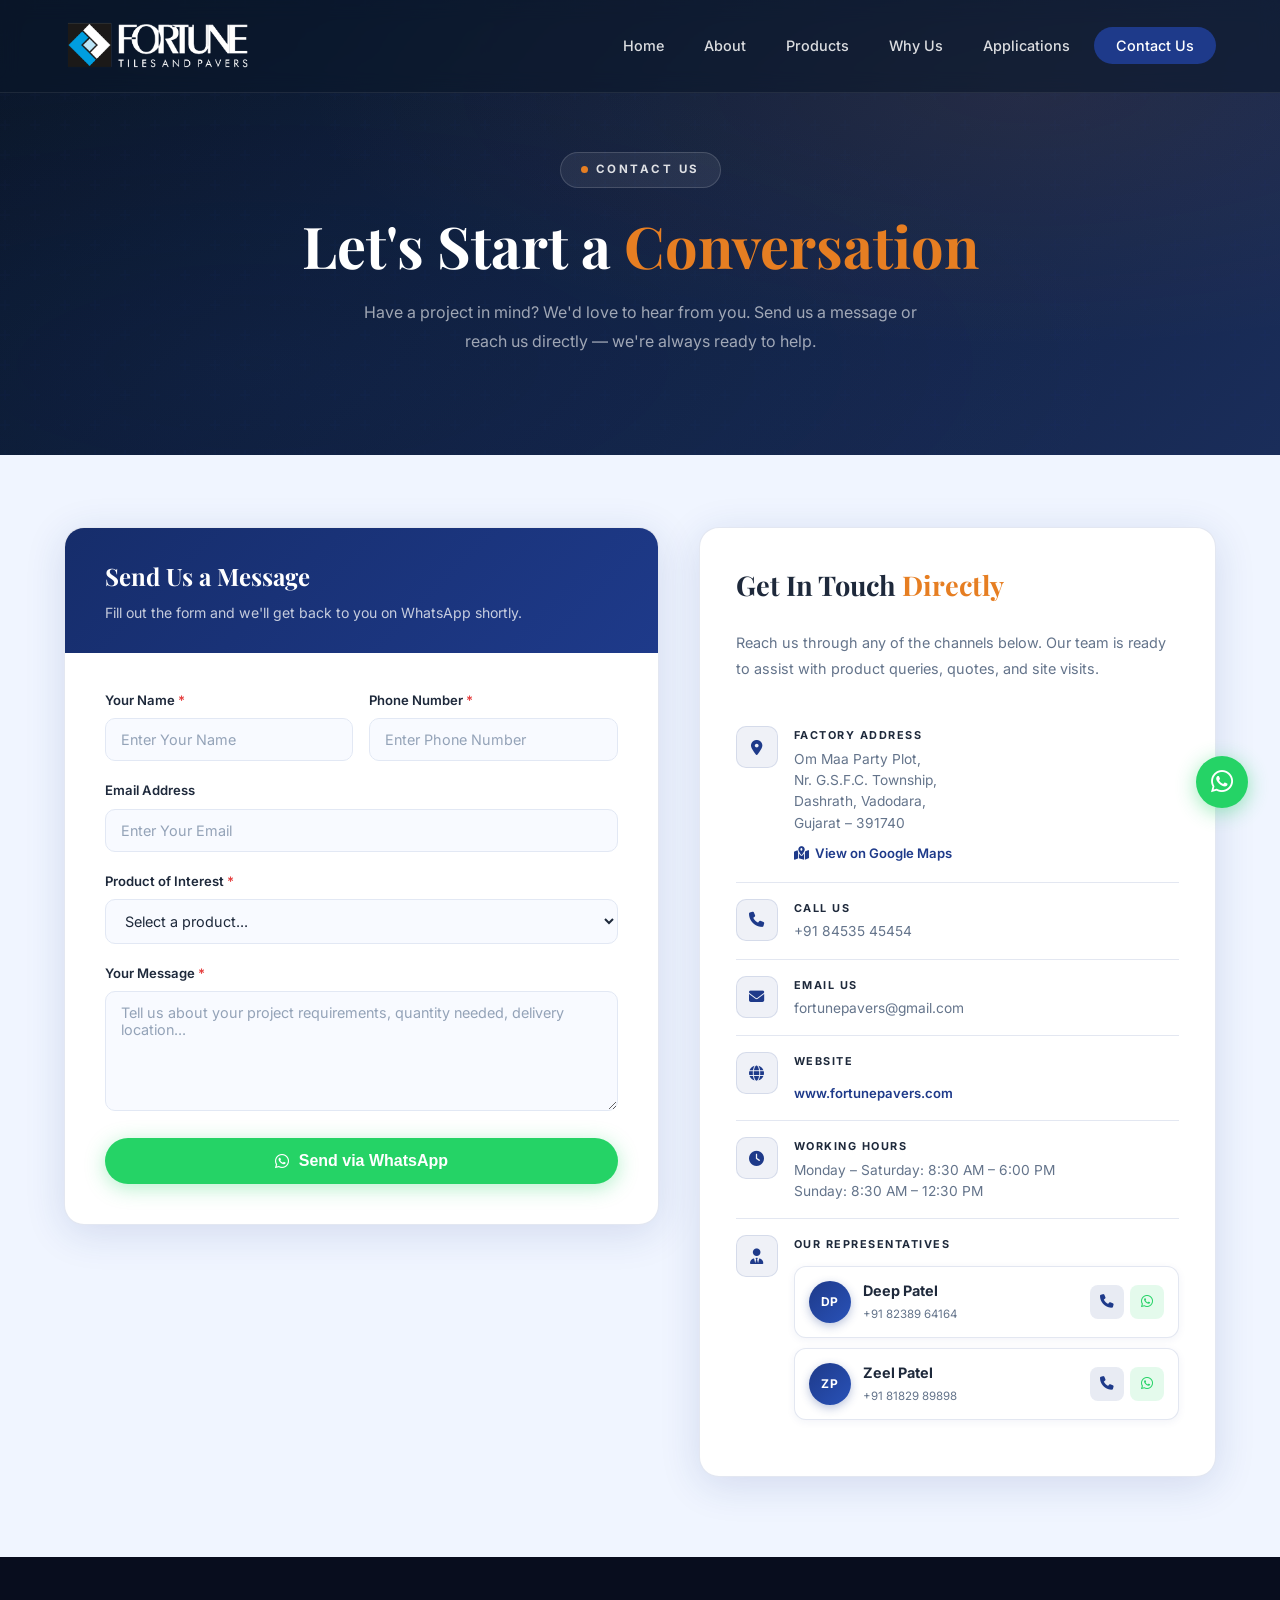
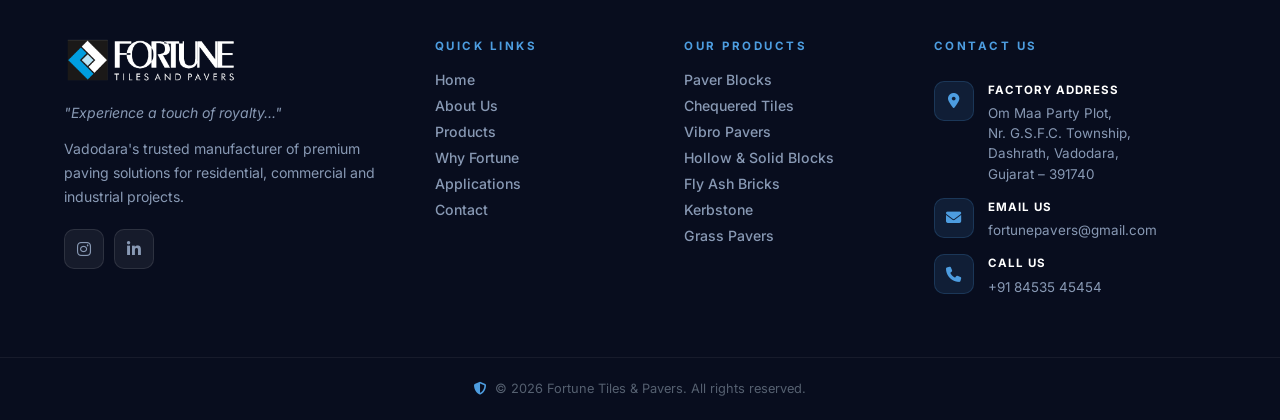
<file: contact.html>
<!DOCTYPE html>
<html lang="en">
<head>
  <meta charset="UTF-8" />
  <meta name="viewport" content="width=device-width, initial-scale=1.0" />
  <title>Contact Us — Fortune Tiles & Pavers</title>
  <meta name="description" content="Get in touch with Fortune Tiles & Pavers. Contact us for product enquiries, quotes, or visit our factory in Dashrath, Vadodara, Gujarat." />
  <meta property="og:type"        content="website" />
  <meta property="og:url"         content="https://www.fortunepavers.com/contact.html" />
  <meta property="og:title"       content="Contact Us — Fortune Tiles & Pavers" />
  <meta property="og:description" content="Get in touch with Fortune Tiles & Pavers. Contact us for product enquiries, quotes, or visit our factory in Dashrath, Vadodara, Gujarat." />
  <meta property="og:image"       content="https://www.fortunepavers.com/images/Fortune%20Tiles%20And%20Pavers%20Logo.png" />
  <link rel="shortcut icon"        href="favicon.png" />
  <link rel="icon" type="image/png" sizes="32x32" href="favicon.png" />
  <link rel="icon" type="image/png" sizes="16x16" href="favicon.png" />
  <link rel="apple-touch-icon"    sizes="180x180"  href="favicon.png" />
  <!-- Preconnect to CDN origins -->
  <link rel="preconnect" href="https://fonts.googleapis.com" />
  <link rel="preconnect" href="https://fonts.gstatic.com" crossorigin />
  <link rel="preconnect" href="https://cdnjs.cloudflare.com" />
  <!-- Google Analytics -->
  <script async src="https://www.googletagmanager.com/gtag/js?id=G-ELHCE39FCW"></script>
  <script>
    window.dataLayer = window.dataLayer || [];
    function gtag(){dataLayer.push(arguments);}
    gtag('js', new Date());
    gtag('config', 'G-ELHCE39FCW');
  </script>
  <!-- Microsoft Clarity -->
  <script type="text/javascript">
    (function(c,l,a,r,i,t,y){
      c[a]=c[a]||function(){(c[a].q=c[a].q||[]).push(arguments)};
      t=l.createElement(r);t.async=1;t.src="https://www.clarity.ms/tag/"+i;
      y=l.getElementsByTagName(r)[0];y.parentNode.insertBefore(t,y);
    })(window, document, "clarity", "script", "ysvpb4jzvj");
  </script>
  <link rel="stylesheet" href="styles.css" />
  <link href="https://fonts.googleapis.com/css2?family=Playfair+Display:wght@400;600;700&family=Inter:wght@300;400;500;600&family=Oswald:wght@400;600;700&family=Raleway:wght@300;400;800;900&family=Cinzel:wght@700;900&display=swap" rel="stylesheet" />
  <link rel="stylesheet" href="https://cdnjs.cloudflare.com/ajax/libs/font-awesome/6.5.0/css/all.min.css" />
</head>
<body>

  <!-- ===== NAVBAR ===== -->
  <nav class="navbar" id="navbar">
    <div class="nav-container">
      <a href="index.html" class="nav-logo">
        <img src="images/Fortune Tiles And Pavers Logo.png" alt="Fortune Tiles and Pavers" class="logo-full-img" />
      </a>
      <ul class="nav-links" id="navLinks">
        <li><a href="index.html">Home</a></li>
        <li><a href="index.html#about">About</a></li>
        <li><a href="index.html#products">Products</a></li>
        <li><a href="index.html#why-us">Why Us</a></li>
        <li><a href="index.html#applications">Applications</a></li>
        <li><a href="contact.html" class="nav-cta">Contact Us</a></li>
      </ul>
      <button class="hamburger" id="hamburger" aria-label="Toggle menu">
        <span></span><span></span><span></span>
      </button>
    </div>
  </nav>

  <!-- ===== CONTACT ===== -->
  <section class="contact" id="contact">

    <!-- Hero banner -->
    <div class="contact-hero">
      <div class="contact-hero-pattern"></div>
      <div class="container">
        <span class="contact-hero-tag"><span class="contact-hero-dot"></span> Contact Us</span>
        <h2 class="contact-hero-title">Let's Start a <span>Conversation</span></h2>
        <p class="contact-hero-sub">Have a project in mind? We'd love to hear from you. Send us a message or reach us directly — we're always ready to help.</p>
      </div>
    </div>

    <!-- Form + Side panel -->
    <div class="contact-body">
      <div class="container contact-body-grid">

        <!-- Left: Form -->
        <div class="contact-form-wrap">
          <div class="contact-form-header">
            <h3>Send Us a Message</h3>
            <p class="contact-form-sub">Fill out the form and we'll get back to you on WhatsApp shortly.</p>
          </div>
          <form id="contactForm">
            <div class="form-row">
              <div class="form-group">
                <label>Your Name <span style="color:#e53e3e">*</span></label>
                <input type="text" name="from_name" placeholder="Enter Your Name" required />
              </div>
              <div class="form-group">
                <label>Phone Number <span style="color:#e53e3e">*</span></label>
                <input type="tel" name="phone" placeholder="Enter Phone Number" required />
              </div>
            </div>
            <div class="form-group">
              <label>Email Address</label>
              <input type="email" name="from_email" placeholder="Enter Your Email" />
            </div>
            <div class="form-group">
              <label>Product of Interest <span style="color:#e53e3e">*</span></label>
              <select name="product" required>
                <option value="">Select a product...</option>
                <option>Vibro Brick Paver (60MM / 80MM)</option>
                <option>Vibro Unipaver</option>
                <option>Vibro Square Paver 150×150 (60MM)</option>
                <option>Vibro Square Paver 200×200 (60MM / 80MM)</option>
                <option>Rubbermould Square 150×150</option>
                <option>Rubbermould Square 200×200</option>
                <option>Rubbermould Unipaver</option>
                <option>Chequered Tiles</option>
                <option>Hollow Block</option>
                <option>Solid Block</option>
                <option>Kerbstone</option>
                <option>Grass Pavers</option>
                <option>Fly Ash Bricks</option>
                <option>Other / Multiple Products</option>
              </select>
            </div>
            <div class="form-group">
              <label>Your Message <span style="color:#e53e3e">*</span></label>
              <textarea rows="5" name="message" placeholder="Tell us about your project requirements, quantity needed, delivery location..." required></textarea>
            </div>
            <button type="submit" class="contact-submit-btn">
              <i class="fa-brands fa-whatsapp"></i> Send via WhatsApp
            </button>
          </form>
        </div>

        <!-- Right: Contact info panel -->
        <div class="contact-side">
          <div class="contact-side-inner">
            <h3>Get In Touch <span>Directly</span></h3>
            <p>Reach us through any of the channels below. Our team is ready to assist with product queries, quotes, and site visits.</p>

            <div class="contact-info-list">
              <div class="contact-info-item">
                <div class="contact-info-icon"><i class="fa-solid fa-location-dot"></i></div>
                <div>
                  <strong>Factory Address</strong>
                  <p>Om Maa Party Plot,<br>Nr. G.S.F.C. Township,<br>Dashrath, Vadodara,<br>Gujarat – 391740</p>
                  <a href="https://www.google.com/maps/place/Fortune+Tiles+%26+Pavers/@22.3871705,73.1449727,19.85z/data=!4m12!1m5!3m4!2zMjLCsDIzJzEzLjkiTiA3M8KwMDgnNDMuNSJF!8m2!3d22.3871944!4d73.1454167!3m5!1s0x395fc97d5e42f0ab:0xf580ee33765a7fe3!8m2!3d22.3874183!4d73.1450102!16s%2Fg%2F11cns8x5gj?entry=ttu&g_ep=EgoyMDI2MDUxMy4wIKXMDSoASAFQAw%3D%3D" target="_blank" class="contact-map-link">
                    <i class="fa-solid fa-map-location-dot"></i> View on Google Maps
                  </a>
                </div>
              </div>
              <div class="contact-info-item">
                <div class="contact-info-icon"><i class="fa-solid fa-phone"></i></div>
                <div>
                  <strong>Call Us</strong>
                  <p>+91 84535 45454</p>
                </div>
              </div>
              <div class="contact-info-item">
                <div class="contact-info-icon"><i class="fa-solid fa-envelope"></i></div>
                <div>
                  <strong>Email Us</strong>
                  <p>fortunepavers@gmail.com</p>
                </div>
              </div>
              <div class="contact-info-item">
                <div class="contact-info-icon"><i class="fa-solid fa-globe"></i></div>
                <div>
                  <strong>Website</strong>
                  <p><a href="https://www.fortunepavers.com" target="_blank" class="contact-map-link">www.fortunepavers.com</a></p>
                </div>
              </div>
              <div class="contact-info-item">
                <div class="contact-info-icon"><i class="fa-solid fa-clock"></i></div>
                <div>
                  <strong>Working Hours</strong>
                  <p>Monday – Saturday: 8:30 AM – 6:00 PM<br>Sunday: 8:30 AM – 12:30 PM</p>
                </div>
              </div>
              <div class="contact-info-item contact-info-item--reps">
                <div class="contact-info-icon"><i class="fa-solid fa-user-tie"></i></div>
                <div style="width:100%">
                  <strong>Our Representatives</strong>
                  <div class="contact-rep-list">
                    <div class="contact-rep-card">
                      <div class="contact-rep-avatar">DP</div>
                      <div class="contact-rep-details">
                        <span class="contact-rep-name">Deep Patel</span>
                        <span class="contact-rep-role">+91 82389 64164</span>
                      </div>
                      <div class="contact-rep-actions">
                        <a href="tel:+918238964164" class="contact-rep-action contact-rep-call" title="Call"><i class="fa-solid fa-phone"></i></a>
                        <a href="https://wa.me/918238964164" target="_blank" class="contact-rep-action contact-rep-wa" title="WhatsApp"><i class="fa-brands fa-whatsapp"></i></a>
                      </div>
                    </div>
                    <div class="contact-rep-card">
                      <div class="contact-rep-avatar">ZP</div>
                      <div class="contact-rep-details">
                        <span class="contact-rep-name">Zeel Patel</span>
                        <span class="contact-rep-role">+91 81829 89898</span>
                      </div>
                      <div class="contact-rep-actions">
                        <a href="tel:+918182989898" class="contact-rep-action contact-rep-call" title="Call"><i class="fa-solid fa-phone"></i></a>
                        <a href="https://wa.me/918182989898" target="_blank" class="contact-rep-action contact-rep-wa" title="WhatsApp"><i class="fa-brands fa-whatsapp"></i></a>
                      </div>
                    </div>
                  </div>
                </div>
              </div>
            </div>

          </div>
        </div>

      </div>
    </div>


  </section>

  <!-- ===== FOOTER ===== -->
  <footer class="footer">
    <div class="footer-top">
      <div class="container footer-grid">
        <!-- Col 1: Brand -->
        <div class="footer-brand">
          <a href="index.html" class="nav-logo">
            <img src="images/Fortune Tiles And Pavers Logo.png" alt="Fortune Tiles and Pavers" class="logo-full-img" />
          </a>
          <p class="footer-tagline">"Experience a touch of royalty..."</p>
          <p>Vadodara's trusted manufacturer of premium paving solutions for residential, commercial and industrial projects.</p>
          <div class="social-icons">
            <a href="https://www.instagram.com/fortunepavers/" class="social-icon" aria-label="Instagram" target="_blank"><i class="fa-brands fa-instagram"></i></a>
            <a href="https://www.linkedin.com/in/deep-patel-0946281b1/" class="social-icon" aria-label="LinkedIn" target="_blank"><i class="fa-brands fa-linkedin-in"></i></a>
          </div>
        </div>
        <!-- Col 2: Quick Links -->
        <div class="footer-links">
          <h4>Quick Links</h4>
          <ul>
            <li><a href="index.html">Home</a></li>
            <li><a href="index.html#about">About Us</a></li>
            <li><a href="index.html#products">Products</a></li>
            <li><a href="index.html#why-us">Why Fortune</a></li>
            <li><a href="index.html#applications">Applications</a></li>
            <li><a href="contact.html">Contact</a></li>
          </ul>
        </div>
        <!-- Col 3: Our Products -->
        <div class="footer-products">
          <h4>Our Products</h4>
          <ul>
            <li>Paver Blocks</li>
            <li>Chequered Tiles</li>
            <li>Vibro Pavers</li>
            <li>Hollow &amp; Solid Blocks</li>
            <li>Fly Ash Bricks</li>
            <li>Kerbstone</li>
            <li>Grass Pavers</li>
          </ul>
        </div>
        <!-- Col 4: Contact Us -->
        <div class="footer-contact-col">
          <h4>Contact Us</h4>
          <div class="footer-contact-item">
            <div class="footer-contact-icon"><i class="fa-solid fa-location-dot"></i></div>
            <div>
              <strong>Factory Address</strong>
              <p>Om Maa Party Plot,<br>Nr. G.S.F.C. Township,<br>Dashrath, Vadodara,<br>Gujarat – 391740</p>
            </div>
          </div>
          <div class="footer-contact-item">
            <div class="footer-contact-icon"><i class="fa-solid fa-envelope"></i></div>
            <div>
              <strong>Email Us</strong>
              <p>fortunepavers@gmail.com</p>
            </div>
          </div>
          <div class="footer-contact-item">
            <div class="footer-contact-icon"><i class="fa-solid fa-phone"></i></div>
            <div>
              <strong>Call Us</strong>
              <p>+91 84535 45454</p>
            </div>
          </div>
        </div>
      </div>
    </div>
    <div class="footer-bottom">
      <div class="container">
        <p><i class="fa-solid fa-shield-halved"></i> &copy; 2026 Fortune Tiles &amp; Pavers. All rights reserved.</p>
      </div>
    </div>
  </footer>

  <!-- Back to Top Button -->
  <button class="back-to-top" id="backToTop" aria-label="Back to top">
    <i class="fa-solid fa-chevron-up"></i>
  </button>

  <!-- WhatsApp Floating Button -->
  <a href="https://wa.me/918238964164?text=Hello%2C%20I%20am%20interested%20in%20Fortune%20Tiles%20%26%20Pavers%20products.%20Can%20you%20help%20me%3F" target="_blank" class="whatsapp-float" aria-label="Chat on WhatsApp">
    <i class="fa-brands fa-whatsapp"></i>
    <span class="whatsapp-tooltip">Chat with us!</span>
  </a>

  <script src="script.js"></script>
</body>
</html>
</file>
<file: styles.css>
﻿/* ===== RESET & BASE ===== */
*, *::before, *::after { box-sizing: border-box; margin: 0; padding: 0; }

:root {
  --primary: #1e3a8a;
  --primary-dark: #162d6b;
  --accent: #e67e22;
  --dark: #edf2fb;
  --dark-2: #ffffff;
  --dark-3: #e2eaf4;
  --text: #1e293b;
  --text-muted: #64748b;
  --white: #ffffff;
  --border: rgba(30,58,138,0.12);
  --card-bg: #ffffff;
  --card-hover: #f8fafc;
  --radius: 12px;
  --radius-lg: 20px;
  --shadow: 0 2px 20px rgba(30,58,138,0.08);
  --shadow-lg: 0 8px 40px rgba(30,58,138,0.14);
  --transition: 0.3s ease;
}

html { scroll-behavior: smooth; }

body {
  font-family: 'Inter', sans-serif;
  background: var(--dark);
  color: var(--text);
  line-height: 1.7;
  overflow-x: hidden;
}

a { text-decoration: none; color: inherit; }
ul { list-style: none; }
img { max-width: 100%; display: block; -webkit-user-drag: none; user-drag: none; -webkit-user-select: none; user-select: none; }

.container {
  width: 100%;
  max-width: 1200px;
  margin: 0 auto;
  padding: 0 24px;
}

.section { padding: 100px 0; position: relative; }

/* ===== SECTION HEADER ===== */
.section-header {
  text-align: center;
  margin-bottom: 60px;
}

.section-tag {
  display: inline-block;
  background: rgba(255,255,255,0.7);
  backdrop-filter: blur(12px);
  -webkit-backdrop-filter: blur(12px);
  color: var(--primary);
  border: 1px solid rgba(30,58,138,0.15);
  padding: 6px 18px;
  border-radius: 50px;
  font-size: 0.8rem;
  font-weight: 600;
  letter-spacing: 1.5px;
  text-transform: uppercase;
  margin-bottom: 16px;
  box-shadow: 0 2px 12px rgba(30,58,138,0.06), inset 0 1px 0 rgba(255,255,255,0.9);
}

.section-title {
  font-family: 'Playfair Display', serif;
  font-size: clamp(2rem, 4vw, 2.8rem);
  font-weight: 700;
  color: var(--text);
  margin-bottom: 16px;
}

.section-divider {
  width: 60px;
  height: 4px;
  background: linear-gradient(90deg, var(--primary), var(--accent));
  border-radius: 2px;
  margin: 0 auto 20px;
}

.section-desc {
  color: var(--text-muted);
  font-size: 1.05rem;
  max-width: 600px;
  margin: 0 auto;
}

/* ===== BUTTONS ===== */
.btn {
  display: inline-flex;
  align-items: center;
  gap: 8px;
  padding: 14px 32px;
  border-radius: 50px;
  font-weight: 600;
  font-size: 0.95rem;
  cursor: pointer;
  border: none;
  transition: var(--transition);
  letter-spacing: 0.3px;
}

.btn-primary {
  background: linear-gradient(135deg, var(--primary), var(--primary-dark));
  color: var(--white);
  box-shadow: 0 4px 20px rgba(193, 127, 58, 0.4);
}
.btn-primary:hover {
  transform: translateY(-2px);
  box-shadow: 0 8px 30px rgba(193, 127, 58, 0.5);
}

.btn-outline {
  background: transparent;
  color: var(--white);
  border: 2px solid rgba(255,255,255,0.5);
}
.btn-outline:hover {
  background: rgba(255,255,255,0.1);
  border-color: var(--white);
  transform: translateY(-2px);
}

.btn-full { width: 100%; justify-content: center; }

/* ===== NAVBAR ===== */
.navbar {
  position: fixed;
  top: 0;
  left: 0;
  width: 100%;
  z-index: 1000;
  padding: 20px 0;
  transition: var(--transition);
  background: rgba(10,22,40,0.55);
  backdrop-filter: blur(10px);
  -webkit-backdrop-filter: blur(10px);
  border-bottom: 1px solid rgba(255,255,255,0.08);
}

.navbar.scrolled {
  background: rgba(10,22,40,0.97);
  backdrop-filter: blur(28px) saturate(180%);
  -webkit-backdrop-filter: blur(28px) saturate(180%);
  padding: 14px 0;
  border-bottom: 1px solid rgba(255,255,255,0.08);
  box-shadow: 0 4px 24px rgba(0,0,0,0.3);
}

.nav-container {
  max-width: 1200px;
  margin: 0 auto;
  padding: 0 24px;
  display: flex;
  align-items: center;
  justify-content: space-between;
}

.nav-logo {
  display: flex;
  align-items: center;
  gap: 13px;
  cursor: pointer;
  text-decoration: none;
  flex-shrink: 0;
}

.logo-icon-img {
  height: 56px;
  width: auto;
  display: block;
  flex-shrink: 0;
}

.logo-full-img {
  height: 52px;
  width: auto;
  display: block;
  flex-shrink: 0;
}

.logo-text {
  display: flex;
  flex-direction: column;
  line-height: 1.15;
}

.logo-fortune {
  font-family: 'Cinzel', 'Trajan Pro', Georgia, serif;
  font-size: 1.7rem;
  font-weight: 900;
  color: var(--white);
  letter-spacing: 2px;
  line-height: 1;
  text-transform: uppercase;
}

.logo-sub {
  font-family: 'Raleway', 'Inter', Arial, sans-serif;
  font-size: 0.48rem;
  font-weight: 300;
  color: var(--text-muted);
  letter-spacing: 5.5px;
  text-transform: uppercase;
  margin-top: 5px;
}

.footer-brand .logo-full-img {
  height: 48px;
}

.nav-links {
  display: flex;
  align-items: center;
  gap: 8px;
}

.nav-links li a {
  padding: 8px 16px;
  border-radius: 8px;
  font-weight: 500;
  font-size: 0.9rem;
  color: rgba(255,255,255,0.85);
  transition: var(--transition);
}

.navbar.scrolled .nav-links li a {
  color: rgba(255,255,255,0.85);
}

.navbar.scrolled .nav-links li a:hover {
  color: var(--accent);
  background: rgba(255,255,255,0.12);
}

.nav-links li a:hover { color: var(--accent); }

.nav-links li a.nav-cta {
  background: var(--primary);
  color: var(--white);
  padding: 10px 22px;
  border-radius: 50px;
}
.nav-links li a.nav-cta:hover { background: var(--primary-dark); }

.hamburger {
  display: none;
  flex-direction: column;
  gap: 5px;
  background: none;
  border: none;
  cursor: pointer;
  padding: 4px;
}
.hamburger span {
  display: block;
  width: 26px;
  height: 2px;
  background: var(--white);
  border-radius: 2px;
  transition: var(--transition);
}

/* ===== HERO TWO-COLUMN ===== */
.hero-content {
  display: grid;
  grid-template-columns: 1fr 0.9fr;
  gap: 60px;
  align-items: center;
}

.hero-visual {
  position: relative;
  display: flex;
  align-items: center;
  justify-content: center;
  opacity: 0;
  animation: fadeUp 1s 1.2s forwards;
}

.paver-grid-visual {
  width: 320px;
  height: 320px;
  display: grid;
  grid-template-columns: repeat(4, 1fr);
  grid-template-rows: repeat(4, 1fr);
  gap: 10px;
  transform: rotate(45deg);
  position: relative;
  z-index: 1;
  transition: transform 0.5s ease;
}
.paver-grid-visual:hover { transform: rotate(45deg) scale(1.04); }

.pv {
  border-radius: 6px;
  background: rgba(30, 58, 138, 0.32);
  border: 1px solid rgba(30, 58, 138, 0.15);
  transition: filter 0.4s ease;
  opacity: 0;
  animation: paverFadeIn 0.45s ease both;
}

/* Staggered tile load */
.pv:nth-child(1)  { animation-delay: 1.30s; }
.pv:nth-child(2)  { animation-delay: 1.38s; }
.pv:nth-child(3)  { animation-delay: 1.46s; }
.pv:nth-child(4)  { animation-delay: 1.54s; }
.pv:nth-child(5)  { animation-delay: 1.62s; }
.pv:nth-child(6)  { animation-delay: 1.70s; }
.pv:nth-child(7)  { animation-delay: 1.78s; }
.pv:nth-child(8)  { animation-delay: 1.86s; }
.pv:nth-child(9)  { animation-delay: 1.94s; }
.pv:nth-child(10) { animation-delay: 2.02s; }
.pv:nth-child(11) { animation-delay: 2.10s; }
.pv:nth-child(12) { animation-delay: 2.18s; }
.pv:nth-child(13) { animation-delay: 2.26s; }
.pv:nth-child(14) { animation-delay: 2.34s; }
.pv:nth-child(15) { animation-delay: 2.42s; }
.pv:nth-child(16) { animation-delay: 2.50s; }

/* Tile color variants */
.pv:nth-child(2n)  { background: rgba(22, 45, 107, 0.55); }
.pv:nth-child(3n)  { background: rgba(30, 58, 138, 0.45); }
.pv:nth-child(5n)  { background: rgba(230, 126, 34, 0.45); border-color: rgba(230,126,34,0.3); }
.pv:nth-child(7n)  { background: rgba(255,255,255,0.07); }
.pv:nth-child(11n) { background: rgba(30, 58, 138, 0.2); }

/* Orange accent tiles pulse after load */
.pv:nth-child(5)  { animation: paverFadeIn 0.45s 1.62s ease both, paverPulse 2.8s 3.3s ease-in-out infinite; }
.pv:nth-child(10) { animation: paverFadeIn 0.45s 2.02s ease both, paverPulse 2.8s 3.9s ease-in-out infinite; }
.pv:nth-child(15) { animation: paverFadeIn 0.45s 2.42s ease both, paverPulse 2.8s 4.5s ease-in-out infinite; }

/* Hover: all tiles brighten */
.paver-grid-visual:hover .pv { filter: brightness(1.25); }
.paver-grid-visual:hover .pv:nth-child(5n) { filter: brightness(1.5) drop-shadow(0 0 8px rgba(230,126,34,0.55)); }

.paver-glow {
  position: absolute;
  width: 280px;
  height: 280px;
  background: radial-gradient(circle, rgba(30,58,138,0.1) 0%, transparent 70%);
  border-radius: 50%;
  pointer-events: none;
}

/* ===== PRODUCT SLIDER ===== */
.product-slider {
  display: flex;
  flex-direction: column;
  align-items: center;
  gap: 24px;
}

.slider-frame {
  position: relative;
  width: 280px;
  height: 300px;
}

.slider-frame::after {
  content: '';
  position: absolute;
  bottom: -20px;
  left: 50%;
  transform: translateX(-50%);
  width: 220px;
  height: 80px;
  background: radial-gradient(ellipse, rgba(30,58,138,0.35) 0%, transparent 70%);
  pointer-events: none;
  z-index: 0;
}

.slide {
  position: absolute;
  inset: 0;
  display: flex;
  align-items: center;
  justify-content: center;
  opacity: 0;
  transform: scale(0.9) translateY(16px);
  transition: opacity 0.55s ease, transform 0.55s ease;
  pointer-events: none;
  z-index: 1;
}

.slide.active {
  opacity: 1;
  transform: scale(1) translateY(0);
  pointer-events: auto;
  z-index: 2;
}

.slide-card {
  position: relative;
  width: 240px;
  height: 240px;
  background: rgba(255,255,255,0.08);
  border: 1px solid rgba(255,255,255,0.18);
  border-radius: 20px;
  display: flex;
  align-items: center;
  justify-content: center;
  backdrop-filter: blur(8px);
  -webkit-backdrop-filter: blur(8px);
  box-shadow: 0 20px 60px rgba(0,0,0,0.4);
  animation: slideFloat 3.5s ease-in-out infinite;
}

.slide-card img {
  width: 78%;
  height: 78%;
  object-fit: contain;
  filter: drop-shadow(0 8px 20px rgba(0,0,0,0.4));
}

.slide-label {
  position: absolute;
  bottom: -16px;
  left: 50%;
  transform: translateX(-50%);
  background: var(--primary);
  color: #fff;
  padding: 5px 18px;
  border-radius: 20px;
  font-size: 0.7rem;
  font-weight: 700;
  letter-spacing: 2px;
  text-transform: uppercase;
  white-space: nowrap;
  box-shadow: 0 4px 16px rgba(30,58,138,0.5);
}

.slider-dots {
  display: none;
}

.s-dot {
  width: 7px;
  height: 7px;
  border-radius: 50%;
  background: rgba(255,255,255,0.3);
  cursor: pointer;
  transition: all 0.3s ease;
}

.s-dot.active {
  width: 22px;
  border-radius: 4px;
  background: var(--accent);
}

@keyframes slideFloat {
  0%, 100% { transform: translateY(0); }
  50% { transform: translateY(-12px); }
}

/* ===== HERO ===== */
.hero {
  min-height: 100vh;
  position: relative;
  display: flex;
  align-items: center;
  background: linear-gradient(135deg, #0a1628 0%, #0f1f3d 40%, #1a2d5a 100%);
  overflow: hidden;
}

.hero::before {
  content: '';
  position: absolute;
  inset: 0;
  background:
    radial-gradient(ellipse at 20% 50%, rgba(30, 58, 138, 0.08) 0%, transparent 60%),
    radial-gradient(ellipse at 80% 20%, rgba(230, 126, 34, 0.08) 0%, transparent 50%),
    url("data:image/svg+xml,%3Csvg width='60' height='60' viewBox='0 0 60 60' xmlns='http://www.w3.org/2000/svg'%3E%3Cg fill='none' fill-rule='evenodd'%3E%3Cg fill='%231e3a8a' fill-opacity='0.04'%3E%3Cpath d='M36 34v-4h-2v4h-4v2h4v4h2v-4h4v-2h-4zm0-30V0h-2v4h-4v2h4v4h2V6h4V4h-4zM6 34v-4H4v4H0v2h4v4h2v-4h4v-2H6zM6 4V0H4v4H0v2h4v4h2V6h4V4H6z'/%3E%3C/g%3E%3C/g%3E%3C/svg%3E");
  pointer-events: none;
}

.hero-overlay {
  position: absolute;
  inset: 0;
  background: linear-gradient(to bottom, transparent 60%, var(--dark) 100%);
}

.hero-content {
  position: relative;
  z-index: 2;
  max-width: 1200px;
  margin: 0 auto;
  padding: 120px 24px 80px;
}

.hero-tagline {
  font-size: 0.9rem;
  color: var(--accent);
  letter-spacing: 3px;
  text-transform: uppercase;
  font-weight: 500;
  margin-bottom: 20px;
  opacity: 0;
  animation: fadeUp 0.8s 0.2s forwards;
}

.hero-title {
  font-family: 'Playfair Display', serif;
  font-size: clamp(2.5rem, 6vw, 4.5rem);
  font-weight: 700;
  color: var(--white);
  line-height: 1.1;
  margin-bottom: 24px;
  opacity: 0;
  animation: fadeUp 0.8s 0.4s forwards;
}

.hero-title span { color: #93c5fd; }

.hero-desc {
  font-size: 1.1rem;
  color: var(--text-muted);
  max-width: 600px;
  margin-bottom: 40px;
  opacity: 0;
  animation: fadeUp 0.8s 0.6s forwards;
}

.hero-btns {
  display: flex;
  gap: 16px;
  flex-wrap: wrap;
  margin-bottom: 60px;
  opacity: 0;
  animation: fadeUp 0.8s 0.8s forwards;
}

.hero-stats {
  display: flex;
  align-items: center;
  gap: 0;
  opacity: 0;
  animation: fadeUp 0.8s 1s forwards;
}

.stat {
  display: flex;
  flex-direction: column;
  padding: 0 32px;
}

.stat:first-child { padding-left: 0; }

.stat-num {
  font-family: 'Playfair Display', serif;
  font-size: 2rem;
  font-weight: 700;
  color: var(--white);
  line-height: 1;
}

.stat-label {
  font-size: 0.78rem;
  color: var(--text-muted);
  text-transform: uppercase;
  letter-spacing: 1px;
  margin-top: 4px;
}

.stat-divider {
  width: 1px;
  height: 48px;
  background: var(--border);
}

.hero-scroll-indicator {
  position: absolute;
  bottom: 40px;
  left: 50%;
  transform: translateX(-50%);
  display: flex;
  flex-direction: column;
  align-items: center;
  gap: 8px;
  color: var(--text-muted);
  font-size: 0.75rem;
  letter-spacing: 1px;
  animation: bounce 2s infinite;
}

@keyframes bounce {
  0%, 100% { transform: translateX(-50%) translateY(0); }
  50% { transform: translateX(-50%) translateY(8px); }
}

@keyframes fadeUp {
  from { opacity: 0; transform: translateY(30px); }
  to { opacity: 1; transform: translateY(0); }
}

@keyframes paverFadeIn {
  from { opacity: 0; transform: scale(0.5); }
  to { opacity: 1; transform: scale(1); }
}

@keyframes paverPulse {
  0%, 100% { filter: brightness(1); }
  50% { filter: brightness(1.8) drop-shadow(0 0 10px rgba(230,126,34,0.65)); }
}

/* ===== ABOUT ===== */
.about {
  background: linear-gradient(135deg, #f0f5ff 0%, #f8faff 60%, #eef3fb 100%);
  overflow: hidden;
}
.about::before {
  content: '';
  position: absolute;
  width: 500px; height: 500px;
  background: rgba(30,58,138,0.1);
  border-radius: 50%;
  filter: blur(80px);
  top: -150px; right: -80px;
  pointer-events: none;
  z-index: 0;
}
.about::after {
  content: '';
  position: absolute;
  width: 350px; height: 350px;
  background: rgba(230,126,34,0.07);
  border-radius: 50%;
  filter: blur(70px);
  bottom: -80px; left: 5%;
  pointer-events: none;
  z-index: 0;
}
.about .container { position: relative; z-index: 1; }

.about-grid {
  display: grid;
  grid-template-columns: 1fr 1fr;
  gap: 64px;
  align-items: start;
}

.about-lead {
  font-size: 1.15rem;
  font-weight: 500;
  color: var(--text);
  margin-bottom: 20px;
  line-height: 1.6;
}

.about-text p {
  color: var(--text-muted);
  margin-bottom: 16px;
}

.about-text strong { color: var(--text); }

.about-list {
  margin-top: 24px;
  display: flex;
  flex-direction: column;
  gap: 12px;
}

.about-list li {
  display: flex;
  align-items: flex-start;
  gap: 12px;
  color: var(--text-muted);
  font-size: 0.95rem;
}

.about-list li .fa-check-circle {
  color: var(--primary);
  margin-top: 3px;
  flex-shrink: 0;
}

.about-cards {
  display: grid;
  grid-template-columns: 1fr 1fr;
  gap: 16px;
}

.info-card {
  background: rgba(255,255,255,0.65);
  backdrop-filter: blur(16px) saturate(160%);
  -webkit-backdrop-filter: blur(16px) saturate(160%);
  border: 1px solid rgba(255,255,255,0.8);
  border-top: 3px solid var(--primary);
  border-radius: var(--radius);
  padding: 24px;
  transition: var(--transition);
  box-shadow: 0 4px 24px rgba(30,58,138,0.1), inset 0 1px 0 rgba(255,255,255,0.95);
}

.info-card:hover {
  background: rgba(255,255,255,0.85);
  border-color: rgba(255,255,255,0.95);
  transform: translateY(-4px);
  box-shadow: 0 10px 36px rgba(30,58,138,0.14), inset 0 1px 0 rgba(255,255,255,1);
}

.info-card i {
  font-size: 1.8rem;
  color: var(--primary);
  margin-bottom: 16px;
  display: block;
}

.info-card h3 {
  font-size: 1rem;
  font-weight: 600;
  color: var(--text);
  margin-bottom: 10px;
}

.info-card p {
  font-size: 0.88rem;
  color: var(--text-muted);
  line-height: 1.6;
}

/* ===== PRODUCTS ===== */
.products {
  background: linear-gradient(135deg, #edf2fb 0%, #f0f5ff 50%, #e8effe 100%);
  overflow: hidden;
}
.products::before {
  content: '';
  position: absolute;
  width: 600px; height: 600px;
  background: rgba(30,58,138,0.08);
  border-radius: 50%;
  filter: blur(100px);
  top: 0; left: -150px;
  pointer-events: none;
  z-index: 0;
}
.products::after {
  content: '';
  position: absolute;
  width: 400px; height: 400px;
  background: rgba(230,126,34,0.06);
  border-radius: 50%;
  filter: blur(80px);
  bottom: 80px; right: -80px;
  pointer-events: none;
  z-index: 0;
}
.products .container { position: relative; z-index: 1; }

.product-tabs {
  display: flex;
  gap: 12px;
  flex-wrap: wrap;
  margin-bottom: 40px;
  justify-content: center;
}

.tab-btn {
  padding: 10px 22px;
  border-radius: 50px;
  border: 1px solid rgba(255,255,255,0.75);
  background: rgba(255,255,255,0.55);
  backdrop-filter: blur(10px);
  -webkit-backdrop-filter: blur(10px);
  color: var(--text-muted);
  font-size: 0.88rem;
  font-weight: 500;
  cursor: pointer;
  transition: var(--transition);
  font-family: 'Inter', sans-serif;
  box-shadow: 0 2px 10px rgba(30,58,138,0.06), inset 0 1px 0 rgba(255,255,255,0.9);
}

.tab-btn:hover {
  border-color: rgba(30,58,138,0.25);
  color: var(--primary);
  background: rgba(255,255,255,0.78);
}

.tab-btn.active {
  background: var(--primary);
  border-color: var(--primary);
  color: var(--white);
}

.products-grid {
  display: grid;
  grid-template-columns: repeat(auto-fill, minmax(260px, 1fr));
  gap: 24px;
}

.product-card {
  background: rgba(255,255,255,0.65);
  backdrop-filter: blur(18px) saturate(160%);
  -webkit-backdrop-filter: blur(18px) saturate(160%);
  border: 1px solid rgba(255,255,255,0.82);
  border-top: 3px solid var(--primary);
  border-radius: var(--radius-lg);
  padding: 28px;
  transition: var(--transition);
  cursor: default;
  box-shadow: 0 4px 24px rgba(30,58,138,0.1), inset 0 1px 0 rgba(255,255,255,0.95);
}

.product-card:hover {
  background: rgba(255,255,255,0.85);
  border-color: rgba(255,255,255,0.95);
  box-shadow: 0 14px 44px rgba(30,58,138,0.15), inset 0 1px 0 rgba(255,255,255,1);
}

.product-card.hidden { display: none; }

.product-icon-wrap {
  width: 60px;
  height: 60px;
  border-radius: 16px;
  display: flex;
  align-items: center;
  justify-content: center;
  margin-bottom: 20px;
  font-size: 1.5rem;
  color: var(--white);
}

.product-img-wrap {
  width: 100%;
  height: 180px;
  border-radius: 12px;
  overflow: hidden;
  margin-bottom: 20px;
  background: transparent;
  display: flex;
  align-items: center;
  justify-content: center;
}

.product-img-wrap img {
  width: 100%;
  height: 100%;
  object-fit: contain;
  display: block;
  transition: transform 0.4s ease;
  filter: drop-shadow(0 4px 16px rgba(30,58,138,0.15));
}

.product-card:hover .product-img-wrap img {
  transform: scale(1.05);
}

.product-card h3 {
  font-size: 1.05rem;
  font-weight: 600;
  color: var(--text);
  margin-bottom: 10px;
}

.product-card p {
  font-size: 0.88rem;
  color: var(--text-muted);
  line-height: 1.6;
  margin-bottom: 16px;
}

.product-tag {
  display: inline-block;
  background: rgba(30, 58, 138, 0.08);
  color: var(--primary);
  border: 1px solid rgba(30, 58, 138, 0.15);
  padding: 4px 12px;
  border-radius: 50px;
  font-size: 0.75rem;
  font-weight: 600;
  letter-spacing: 0.5px;
}

/* ===== PRODUCT SPECS LIST ===== */
.product-specs {
  list-style: none;
  margin: 12px 0 4px;
  display: flex;
  flex-direction: column;
  gap: 6px;
}
.product-specs li {
  display: flex;
  align-items: center;
  gap: 8px;
  font-size: 0.82rem;
  color: var(--text-muted);
}
.product-specs li i {
  color: var(--primary);
  font-size: 0.75rem;
  width: 14px;
  flex-shrink: 0;
}
.product-specs li a {
  color: var(--primary);
  font-weight: 500;
  transition: color 0.2s;
}
.product-specs li a:hover { color: var(--accent); }

/* ===== PRODUCT SPEC TABLE ===== */
.product-spec-table {
  width: 100%;
  border-collapse: collapse;
  margin: 14px 0 16px;
  font-size: 0.82rem;
}
.product-spec-table tr {
  border-bottom: 1px solid rgba(30,58,138,0.08);
}
.product-spec-table tr:last-child { border-bottom: none; }
.product-spec-table td {
  padding: 7px 4px;
  vertical-align: top;
}
.product-spec-table td:first-child {
  color: var(--text-muted);
  font-weight: 500;
  width: 38%;
}
.product-spec-table td:last-child {
  color: var(--text);
  font-weight: 600;
}

/* ===== PRODUCT FEATURES LIST ===== */
.product-features {
  list-style: none;
  margin: 0 0 16px;
  display: flex;
  flex-direction: column;
  gap: 6px;
}
.product-features li {
  font-size: 0.82rem;
  color: var(--text);
  display: flex;
  align-items: center;
  gap: 8px;
}
.product-features li::before {
  content: '✓';
  color: var(--accent);
  font-weight: 700;
  font-size: 0.85rem;
  flex-shrink: 0;
}

/* ===== PRODUCT QUOTE BUTTON ===== */
.product-quote-btn {
  display: inline-flex;
  align-items: center;
  gap: 6px;
  color: var(--primary);
  font-size: 0.83rem;
  font-weight: 600;
  margin-top: 8px;
  transition: var(--transition);
  letter-spacing: 0.2px;
}
.product-quote-btn i { font-size: 0.75rem; transition: var(--transition); }
.product-quote-btn:hover { color: var(--primary); }
.product-quote-btn:hover i { transform: translateX(4px); }

/* ===== CTA STRIP ===== */
.cta-strip {
  background: linear-gradient(135deg, var(--primary-dark) 0%, var(--primary) 60%, #2563eb 100%);
  padding: 64px 0;
  position: relative;
  overflow: hidden;
}

.cta-strip::before {
  content: '';
  position: absolute;
  inset: 0;
  background: url("data:image/svg+xml,%3Csvg width='60' height='60' viewBox='0 0 60 60' xmlns='http://www.w3.org/2000/svg'%3E%3Cg fill='%23ffffff' fill-opacity='0.04'%3E%3Cpath d='M36 34v-4h-2v4h-4v2h4v4h2v-4h4v-2h-4zm0-30V0h-2v4h-4v2h4v4h2V6h4V4h-4z'/%3E%3C/g%3E%3C/svg%3E");
  pointer-events: none;
}

.cta-strip-inner {
  display: flex;
  align-items: center;
  justify-content: space-between;
  gap: 40px;
  flex-wrap: wrap;
  position: relative;
  z-index: 1;
}

.cta-strip-text h3 {
  font-family: 'Playfair Display', serif;
  font-size: clamp(1.5rem, 3vw, 2rem);
  color: #ffffff;
  margin-bottom: 8px;
}

.cta-strip-text p {
  color: rgba(255,255,255,0.82);
  font-size: 0.95rem;
  max-width: 480px;
}

.cta-strip-actions { display: flex; gap: 16px; flex-wrap: wrap; }

.btn-white {
  background: #ffffff;
  color: var(--primary-dark);
  font-weight: 700;
  padding: 14px 32px;
  border-radius: 50px;
  display: inline-flex;
  align-items: center;
  gap: 8px;
  transition: var(--transition);
  box-shadow: 0 4px 20px rgba(0,0,0,0.15);
}
.btn-white:hover { transform: translateY(-2px); box-shadow: 0 8px 28px rgba(0,0,0,0.2); }

.btn-outline-white {
  background: transparent;
  color: #ffffff;
  border: 2px solid rgba(255,255,255,0.7);
  font-weight: 600;
  padding: 14px 32px;
  border-radius: 50px;
  display: inline-flex;
  align-items: center;
  gap: 8px;
  transition: var(--transition);
}
.btn-outline-white:hover { background: rgba(255,255,255,0.12); border-color: #fff; transform: translateY(-2px); }

/* ===== HOW WE MAKE IT ===== */
.how-we-make { background: #f0f4fb; }

.hwm-main-grid { display: grid; grid-template-columns: 1fr 1fr; gap: 28px; margin-top: 52px; align-items: start; }

/* Card */
.hwm-card {
  border-radius: 22px; overflow: hidden;
  border: 1px solid rgba(0,0,0,0.07);
  background: #fff;
  box-shadow: 0 6px 30px rgba(0,0,0,0.07);
  display: flex; flex-direction: column;
  transition: transform 0.3s ease, box-shadow 0.3s ease;
}
.hwm-card:hover { transform: translateY(-5px); box-shadow: 0 18px 50px rgba(0,0,0,0.12); }

/* Header */
.hwm-card-header { padding: 30px 28px 0; display: flex; flex-direction: column; }
.hwm-header-blue   { background: linear-gradient(135deg, #0b2545 0%, #1a4a8a 55%, #1a6fc4 100%); }
.hwm-header-orange { background: linear-gradient(135deg, #3d1505 0%, #7a2e0e 55%, #b45309 100%); }
.hwm-header-inner  { display: flex; align-items: flex-start; gap: 16px; margin-bottom: 22px; }
.hwm-header-icon-wrap {
  width: 56px; height: 56px; border-radius: 15px; flex-shrink: 0;
  background: rgba(255,255,255,0.15); border: 1px solid rgba(255,255,255,0.2);
  display: flex; align-items: center; justify-content: center; font-size: 1.5rem; color: #fff;
}
.hwm-card-tag { display: block; font-size: 0.6rem; font-weight: 700; letter-spacing: 2.5px; text-transform: uppercase; color: rgba(255,255,255,0.5); margin-bottom: 5px; }
.hwm-card-header h3 { font-family: 'Oswald', sans-serif; font-size: 1.5rem; font-weight: 700; color: #fff; margin: 0 0 5px; letter-spacing: 0.5px; }
.hwm-tagline { font-size: 0.78rem; color: rgba(255,255,255,0.55); margin: 0; letter-spacing: 0.3px; }

/* Stats bar spans full header width */
.hwm-stats-bar {
  display: flex; align-items: center;
  background: rgba(0,0,0,0.28);
  padding: 16px 28px;
  margin: 0 -28px;
  border-top: 1px solid rgba(255,255,255,0.1);
}
.hwm-stat-item { flex: 1; display: flex; flex-direction: column; align-items: center; gap: 3px; }
.hwm-stat-num { font-family: 'Oswald', sans-serif; font-size: 1.15rem; font-weight: 700; color: #fff; line-height: 1; }
.hwm-stat-lbl { font-size: 0.6rem; color: rgba(255,255,255,0.48); text-align: center; letter-spacing: 0.3px; }
.hwm-stat-sep { width: 1px; height: 34px; background: rgba(255,255,255,0.15); }

/* Card body */
.hwm-card-body { padding: 28px 28px 32px; display: flex; flex-direction: column; gap: 22px; flex: 1; }
.hwm-overview { font-size: 0.9rem; color: #475569; line-height: 1.78; margin: 0; }
.hwm-overview strong { color: #1e293b; font-weight: 600; }
.hwm-machine-photo {
  position: relative;
  margin: 20px 0 4px;
  border-radius: 12px;
  overflow: hidden;
  box-shadow: 0 8px 28px rgba(0,0,0,0.12);
}
.hwm-machine-photo img {
  width: 100%;
  height: 220px;
  object-fit: cover;
  display: block;
  transition: transform 0.5s ease;
}
.hwm-machine-photo:hover img { transform: scale(1.03); }
.hwm-photo-caption {
  position: absolute;
  bottom: 0;
  left: 0;
  right: 0;
  background: linear-gradient(transparent, rgba(10,20,40,0.82));
  color: rgba(255,255,255,0.92);
  font-size: 0.75rem;
  font-weight: 500;
  padding: 20px 14px 10px;
  display: flex;
  align-items: center;
  gap: 7px;
}

/* Feature pills 2×2 grid */
.hwm-feats-grid { display: grid; grid-template-columns: 1fr 1fr; gap: 8px; }
.hwm-feat {
  display: flex; align-items: center; gap: 9px;
  padding: 10px 13px; border-radius: 10px;
  font-size: 0.8rem; font-weight: 500; line-height: 1.3;
}
.hwm-feat i { font-size: 0.75rem; flex-shrink: 0; }
.hwm-feat-blue   { background: #eff6ff; color: #1d4ed8; border: 1px solid #dbeafe; }
.hwm-feat-orange { background: #fff7ed; color: #c2410c; border: 1px solid #fed7aa; }

/* Timeline label */
.hwm-tl-label {
  display: flex; align-items: center; gap: 10px;
  font-size: 0.68rem; font-weight: 700; letter-spacing: 2px;
  text-transform: uppercase; color: #94a3b8;
}
.hwm-tl-label::before, .hwm-tl-label::after { content: ''; flex: 1; height: 1px; background: #e2e8f0; }

/* Timeline */
.hwm-timeline { display: flex; flex-direction: column; }
.hwm-tl-item { display: flex; gap: 14px; }
.hwm-tl-left { display: flex; flex-direction: column; align-items: center; flex-shrink: 0; }
.hwm-tl-circle {
  width: 36px; height: 36px; border-radius: 50%;
  display: flex; align-items: center; justify-content: center;
  font-family: 'Oswald', sans-serif; font-size: 0.7rem; font-weight: 700;
  color: #fff; flex-shrink: 0; z-index: 1;
}
.hwm-tl-blue   .hwm-tl-circle { background: #1a6fc4; box-shadow: 0 3px 10px rgba(26,111,196,0.35); }
.hwm-tl-orange .hwm-tl-circle { background: #b45309; box-shadow: 0 3px 10px rgba(180,83,9,0.35); }
.hwm-tl-line { width: 2px; flex: 1; min-height: 12px; margin: 4px 0; border-radius: 2px; }
.hwm-tl-blue   .hwm-tl-line { background: linear-gradient(to bottom, #bfdbfe, #e0f2fe88); }
.hwm-tl-orange .hwm-tl-line { background: linear-gradient(to bottom, #fed7aa, #ffedd588); }
.hwm-tl-item:last-child .hwm-tl-line { display: none; }
.hwm-tl-body { padding: 5px 0 18px; flex: 1; }
.hwm-tl-item:last-child .hwm-tl-body { padding-bottom: 0; }
.hwm-tl-body h5 { font-size: 0.87rem; font-weight: 700; color: #1e293b; margin: 0 0 4px; line-height: 1.3; }
.hwm-tl-body p  { font-size: 0.79rem; color: #64748b; line-height: 1.6; margin: 0; }

/* Best for chips */
.hwm-bestfor { display: flex; flex-direction: column; gap: 10px; }
.hwm-bf-label { font-size: 0.65rem; font-weight: 700; letter-spacing: 2px; text-transform: uppercase; color: #94a3b8; }
.hwm-bf-chips { display: flex; flex-wrap: wrap; gap: 7px; }
.hwm-bf-chips span { display: flex; align-items: center; gap: 6px; padding: 6px 13px; border-radius: 20px; font-size: 0.76rem; font-weight: 600; }
.hwm-bf-blue   span { background: #dbeafe; color: #1d4ed8; border: 1px solid #bfdbfe; }
.hwm-bf-orange span { background: #ffedd5; color: #c2410c; border: 1px solid #fed7aa; }
.hwm-bf-chips span i { font-size: 0.65rem; }


@media (max-width: 1024px) {
  .hwm-main-grid { grid-template-columns: 1fr; gap: 24px; }
  .hwm-feats-grid { grid-template-columns: 1fr 1fr; }
}
@media (max-width: 768px) {
  .hwm-card-header { padding: 22px 20px 0; }
  .hwm-card-body   { padding: 22px 20px 26px; }
  .hwm-stats-bar   { padding: 14px 20px; margin: 0 -20px; }
  .hwm-compare-header { padding: 20px; }
  .hwm-compare-head, .hwm-compare-row { grid-template-columns: 1fr 1fr; }
  .hwm-cmp-feature { display: none; }
  .hwm-compare-cta { grid-template-columns: 1fr; }
  .hwm-cta-blue { border-right: none; border-bottom: 1px solid rgba(0,0,0,0.07); }
}
@media (max-width: 480px) {
  .hwm-feats-grid { grid-template-columns: 1fr; }
  .hwm-stats-bar  { flex-wrap: wrap; gap: 12px; }
  .hwm-stat-sep   { display: none; }
  .hwm-stat-item  { flex: 0 0 calc(50% - 6px); }
}

/* ===== WHY US ===== */
.why-us {
  background: linear-gradient(135deg, #f8faff 0%, #eef3fb 60%, #f0f5ff 100%);
}
.why-us::before {
  content: '';
  position: absolute;
  width: 450px; height: 450px;
  background: rgba(30,58,138,0.08);
  border-radius: 50%;
  filter: blur(90px);
  bottom: -100px; left: -80px;
  pointer-events: none;
  z-index: 0;
}
.why-us::after {
  content: '';
  position: absolute;
  width: 300px; height: 300px;
  background: rgba(230,126,34,0.06);
  border-radius: 50%;
  filter: blur(70px);
  top: 50px; right: 10%;
  pointer-events: none;
  z-index: 0;
}
.why-us .container { position: relative; z-index: 1; }

.comparison-table-wrap {
  overflow-x: auto;
  border-radius: var(--radius-lg);
  border: 1px solid rgba(255,255,255,0.8);
  background: rgba(255,255,255,0.6);
  backdrop-filter: blur(12px);
  -webkit-backdrop-filter: blur(12px);
  box-shadow: 0 4px 24px rgba(30,58,138,0.1), inset 0 1px 0 rgba(255,255,255,0.9);
}

.comparison-table {
  width: 100%;
  border-collapse: collapse;
  min-width: 700px;
}

.comparison-table thead th {
  background: var(--primary);
  padding: 18px 20px;
  text-align: left;
  font-weight: 600;
  color: #ffffff;
  font-size: 0.9rem;
  border-bottom: 1px solid var(--border);
}

.comparison-table thead th.highlight-col {
  background: rgba(30, 58, 138, 0.1);
  color: var(--primary);
}

.logo-small {
  font-family: 'Playfair Display', serif;
  font-size: 1rem;
  letter-spacing: 2px;
}

.comparison-table tbody tr {
  border-bottom: 1px solid var(--border);
  transition: var(--transition);
}

.comparison-table tbody tr:last-child { border-bottom: none; }
.comparison-table tbody tr:hover { background: var(--card-bg); }

.comparison-table tbody td {
  padding: 16px 20px;
  color: var(--text-muted);
  font-size: 0.88rem;
  vertical-align: top;
}

.comparison-table tbody td:first-child {
  font-weight: 600;
  color: var(--text);
}

.comparison-table tbody td.highlight-col {
  background: rgba(30, 58, 138, 0.04);
  color: var(--text);
  font-weight: 500;
}

.comparison-table tbody td .fa-circle-check {
  color: #2ecc71;
  margin-right: 6px;
}

.table-scroll-hint {
  display: none;
}

/* ===== APPLICATIONS ===== */
.applications {
  background: linear-gradient(135deg, #edf2fb 0%, #f0f5ff 50%, #e8eefa 100%);
  overflow: hidden;
}
.applications::before {
  content: '';
  position: absolute;
  width: 400px; height: 400px;
  background: rgba(30,58,138,0.1);
  border-radius: 50%;
  filter: blur(80px);
  top: -80px; right: -60px;
  pointer-events: none;
  z-index: 0;
}
.applications::after {
  content: '';
  position: absolute;
  width: 350px; height: 350px;
  background: rgba(230,126,34,0.06);
  border-radius: 50%;
  filter: blur(70px);
  bottom: -80px; left: 15%;
  pointer-events: none;
  z-index: 0;
}
.applications .container { position: relative; z-index: 1; }

.applications-grid {
  display: grid;
  grid-template-columns: repeat(auto-fill, minmax(200px, 1fr));
  gap: 20px;
}

.app-card {
  background: rgba(255,255,255,0.65);
  backdrop-filter: blur(16px) saturate(160%);
  -webkit-backdrop-filter: blur(16px) saturate(160%);
  border: 1px solid rgba(255,255,255,0.8);
  border-radius: var(--radius);
  padding: 28px 20px;
  text-align: center;
  transition: var(--transition);
  box-shadow: 0 4px 16px rgba(30,58,138,0.08), inset 0 1px 0 rgba(255,255,255,0.9);
}

.app-card:hover {
  background: rgba(255,255,255,0.85);
  border-color: rgba(255,255,255,0.95);
  transform: translateY(-4px);
  box-shadow: 0 10px 30px rgba(30,58,138,0.12), inset 0 1px 0 rgba(255,255,255,1);
}

.app-card i {
  font-size: 2rem;
  color: var(--primary);
  margin-bottom: 14px;
  display: block;
}

.app-card h4 {
  font-size: 0.95rem;
  font-weight: 600;
  color: var(--text);
  margin-bottom: 8px;
}

.app-card p {
  font-size: 0.82rem;
  color: var(--text-muted);
}

/* ===== CONTACT ===== */
.contact { background: #fff; }

/* Hero banner — same as home hero */
.contact-hero {
  background: linear-gradient(135deg, #0a1628 0%, #0f1f3d 40%, #1a2d5a 100%);
  padding: 152px 0 100px;
  text-align: center;
  position: relative;
  overflow: hidden;
}
.contact-hero-pattern {
  position: absolute; inset: 0; pointer-events: none; z-index: 0;
  background:
    radial-gradient(ellipse at 80% 20%, rgba(230,126,34,0.08) 0%, transparent 50%),
    radial-gradient(ellipse at 20% 80%, rgba(30,58,138,0.08) 0%, transparent 60%),
    url("data:image/svg+xml,%3Csvg width='60' height='60' viewBox='0 0 60 60' xmlns='http://www.w3.org/2000/svg'%3E%3Cg fill='none' fill-rule='evenodd'%3E%3Cg fill='%231e3a8a' fill-opacity='0.04'%3E%3Cpath d='M36 34v-4h-2v4h-4v2h4v4h2v-4h4v-2h-4zm0-30V0h-2v4h-4v2h4v4h2V6h4V4h-4zM6 34v-4H4v4H0v2h4v4h2v-4h4v-2H6zM6 4V0H4v4H0v2h4v4h2V6h4V4H6z'/%3E%3C/g%3E%3C/g%3E%3C/svg%3E");
}
.contact-hero::before { content: none; }
.contact-hero::after { content: none; }
.contact-hero .container { position: relative; z-index: 1; }
.contact-hero-tag {
  display: inline-flex; align-items: center; gap: 8px;
  background: rgba(255,255,255,0.07); border: 1px solid rgba(255,255,255,0.15);
  color: rgba(255,255,255,0.85); font-size: 0.72rem; font-weight: 700;
  padding: 7px 20px; border-radius: 50px; margin-bottom: 24px;
  letter-spacing: 2.5px; text-transform: uppercase;
}
.contact-hero-dot { width: 7px; height: 7px; border-radius: 50%; background: var(--accent); flex-shrink: 0; }
.contact-hero-title {
  font-family: 'Playfair Display', serif;
  font-size: clamp(2.4rem, 4.5vw, 3.6rem);
  font-weight: 700; color: #fff; margin-bottom: 20px; line-height: 1.15;
}
.contact-hero-title span { color: var(--accent); }
.contact-hero-sub { color: rgba(255,255,255,0.6); font-size: 1rem; max-width: 560px; margin: 0 auto; line-height: 1.8; }

/* 4 info cards — white, pulled up from hero */
.contact-cards {
  display: grid; grid-template-columns: repeat(4, 1fr); gap: 20px;
  margin-top: 52px; position: relative; z-index: 2;
}
.contact-card {
  background: #fff; border-radius: 18px; padding: 32px 20px 28px;
  text-align: center;
  border: 1px solid var(--border);
  box-shadow: var(--shadow-lg);
  transition: transform var(--transition), box-shadow var(--transition);
}
.contact-card:hover {
  transform: translateY(-6px);
  box-shadow: 0 20px 48px rgba(30,58,138,0.16);
}
.contact-card-icon {
  width: 58px; height: 58px; border-radius: 14px;
  background: linear-gradient(135deg, var(--primary), #2952b8);
  display: flex; align-items: center; justify-content: center;
  color: #fff; font-size: 1.2rem; margin: 0 auto 16px;
  box-shadow: 0 6px 18px rgba(30,58,138,0.25);
}
.contact-card h4 {
  font-size: 0.68rem; font-weight: 700; color: var(--primary);
  margin-bottom: 8px; text-transform: uppercase; letter-spacing: 2px;
}
.contact-card p { color: var(--text-muted); font-size: 0.88rem; line-height: 1.65; margin: 0; }

/* Form + side body */
.contact-body { background: #f0f5ff; padding: 72px 0 80px; }
.contact-body-grid { display: grid; grid-template-columns: 1.15fr 1fr; gap: 40px; align-items: start; }

/* Form wrap */
.contact-form-wrap {
  background: #fff; border-radius: 20px; overflow: hidden;
  box-shadow: var(--shadow-lg);
  border: 1px solid var(--border);
}
.contact-form-header {
  background: linear-gradient(135deg, var(--primary-dark), var(--primary));
  padding: 28px 40px;
}
.contact-form-header h3 {
  font-family: 'Playfair Display', serif;
  font-size: 1.5rem; font-weight: 700; color: #fff; margin-bottom: 4px;
}
.contact-form-sub { color: rgba(255,255,255,0.75); font-size: 0.88rem; margin: 0; }
.contact-form-wrap form { padding: 36px 40px 40px; }

.form-row { display: grid; grid-template-columns: 1fr 1fr; gap: 16px; }
.form-group { margin-bottom: 18px; }
.form-group label { display: block; font-size: 0.82rem; font-weight: 600; color: var(--text); margin-bottom: 7px; }
.form-group input,
.form-group select,
.form-group textarea {
  width: 100%; background: #f8faff;
  border: 1.5px solid #e2e8f4; border-radius: 10px;
  padding: 12px 15px; color: var(--text); font-size: 0.9rem;
  font-family: 'Inter', sans-serif; transition: border-color 0.2s, box-shadow 0.2s; outline: none;
}
.form-group input::placeholder, .form-group textarea::placeholder { color: #94a3b8; }
.form-group input:focus, .form-group select:focus, .form-group textarea:focus {
  border-color: var(--primary); background: #fff;
  box-shadow: 0 0 0 3px rgba(30,58,138,0.1);
}
.form-group select option { background: #fff; color: var(--text); }
.form-group textarea { resize: vertical; min-height: 120px; }
.contact-submit-btn {
  width: 100%; padding: 14px; border-radius: 50px; border: none;
  background: #25d366;
  color: #fff; font-size: 1rem; font-weight: 600;
  cursor: pointer; display: flex; align-items: center; justify-content: center; gap: 10px;
  transition: transform 0.2s, box-shadow 0.2s;
  box-shadow: 0 4px 20px rgba(37,211,102,0.35);
}
.contact-submit-btn:hover { transform: translateY(-2px); box-shadow: 0 8px 28px rgba(37,211,102,0.5); }

/* Right: contact info panel */
.contact-side { height: 100%; }
.contact-side-inner {
  background: #fff; border-radius: 20px; padding: 40px 36px;
  border: 1px solid var(--border);
  box-shadow: var(--shadow-lg);
  display: flex; flex-direction: column; gap: 28px;
}
.contact-side-inner h3 {
  font-family: 'Playfair Display', serif;
  font-size: 1.7rem; font-weight: 700; color: var(--text); line-height: 1.25; margin: 0;
}
.contact-side-inner h3 span { color: var(--accent); }
.contact-side-inner > p { color: var(--text-muted); font-size: 0.9rem; line-height: 1.8; margin: 0; }

.contact-info-list { display: flex; flex-direction: column; }
.contact-info-item {
  display: flex; gap: 16px; align-items: flex-start;
  padding: 16px 0;
  border-bottom: 1px solid var(--border);
}
.contact-info-item:last-child { border-bottom: none; }
.contact-info-icon {
  width: 42px; height: 42px; border-radius: 10px; flex-shrink: 0;
  background: rgba(30,58,138,0.07); border: 1px solid rgba(30,58,138,0.12);
  display: flex; align-items: center; justify-content: center;
  color: var(--primary); font-size: 0.95rem;
}
.contact-info-item strong {
  display: block; font-size: 0.68rem; font-weight: 700;
  text-transform: uppercase; letter-spacing: 1.5px; color: var(--text); margin-bottom: 4px;
}
.contact-info-item p { color: var(--text-muted); font-size: 0.86rem; line-height: 1.55; margin: 0; }

.contact-info-item--reps { align-items: flex-start; }
.contact-rep-list { display: flex; flex-direction: column; gap: 10px; margin-top: 12px; }
.contact-rep-card {
  display: flex; align-items: center; gap: 12px;
  background: #fff; border: 1px solid var(--border);
  border-radius: 12px; padding: 12px 14px;
  box-shadow: 0 2px 8px rgba(30,58,138,0.06);
  transition: box-shadow var(--transition), border-color var(--transition);
}
.contact-rep-card:hover { box-shadow: 0 4px 16px rgba(30,58,138,0.12); border-color: rgba(30,58,138,0.2); }
.contact-rep-avatar {
  width: 42px; height: 42px; border-radius: 50%; flex-shrink: 0;
  background: linear-gradient(135deg, var(--primary), #2952b8);
  color: #fff; font-size: 0.75rem; font-weight: 700; letter-spacing: 0.5px;
  display: flex; align-items: center; justify-content: center;
  box-shadow: 0 3px 10px rgba(30,58,138,0.3);
}
.contact-rep-details { flex: 1; min-width: 0; }
.contact-rep-name { display: block; font-size: 0.9rem; font-weight: 700; color: var(--text); }
.contact-rep-role { display: block; font-size: 0.72rem; color: var(--text-muted); margin-top: 2px; white-space: nowrap; }
.contact-rep-actions { display: flex; gap: 6px; flex-shrink: 0; }
.contact-rep-action {
  width: 34px; height: 34px; border-radius: 8px;
  display: flex; align-items: center; justify-content: center;
  font-size: 0.85rem; transition: transform 0.2s, opacity 0.2s;
}
.contact-rep-action:hover { transform: translateY(-2px); opacity: 0.85; }
.contact-rep-call { background: rgba(30,58,138,0.1); color: var(--primary); }
.contact-rep-wa { background: rgba(37,211,102,0.12); color: #25d366; }

.contact-wa-btn {
  display: flex; align-items: center; justify-content: center; gap: 10px;
  padding: 14px; border-radius: 50px;
  background: #25d366; color: #fff; font-size: 0.95rem; font-weight: 600;
  transition: transform 0.2s, box-shadow 0.2s;
  box-shadow: 0 4px 20px rgba(37,211,102,0.3);
}
.contact-wa-btn:hover { transform: translateY(-2px); box-shadow: 0 8px 28px rgba(37,211,102,0.45); color: #fff; }

.contact-social-row {
  display: flex; align-items: center; gap: 16px;
  padding-top: 4px;
}
.contact-map-link {
  display: inline-flex; align-items: center; gap: 6px;
  margin-top: 8px; font-size: 0.82rem; font-weight: 600;
  color: var(--primary); transition: color 0.2s;
}
.contact-map-link:hover { color: var(--accent); }

.contact-social-label {
  font-size: 0.72rem; font-weight: 700; text-transform: uppercase;
  letter-spacing: 2px; color: #4d9de0; white-space: nowrap;
}


/* ===== PRODUCT DETAIL PAGE ===== */

/* Breadcrumb bar */
.pd-bar { background: #fff; border-bottom: 1px solid #e8edf5; padding: 13px 0; }
.pd-breadcrumb { display: flex; align-items: center; gap: 8px; font-size: 0.78rem; color: #94a3b8; }
.pd-breadcrumb a { color: #94a3b8; transition: color 0.2s; }
.pd-breadcrumb a:hover { color: #1e3a8a; }
.pd-breadcrumb i { font-size: 0.58rem; }
.pd-breadcrumb span { color: #0f172a; font-weight: 600; }

/* HERO */
.pd-hero { display: grid; grid-template-columns: 1fr 1fr; min-height: 88vh; background: #fff; }
.pd-hero-info { display: flex; align-items: center; border-left: 1px solid #eef2fb; padding: 72px 64px; }
.pd-hero-info-inner { display: flex; flex-direction: column; gap: 24px; max-width: 520px; }
.pd-cat-badge {
  display: inline-flex; align-items: center;
  background: rgba(230,126,34,0.08); color: #e67e22;
  border: 1px solid rgba(230,126,34,0.22);
  padding: 6px 16px; border-radius: 50px;
  font-size: 0.67rem; font-weight: 700;
  text-transform: uppercase; letter-spacing: 2px; width: fit-content;
}
.pd-name {
  font-family: 'Playfair Display', serif;
  font-size: clamp(2.2rem, 3.5vw, 3.6rem);
  font-weight: 700; color: #0f172a; line-height: 1.15; letter-spacing: -1px;
}
.pd-desc { font-size: 1rem; color: #64748b; line-height: 1.85; }
.pd-swatches-wrap { display: flex; flex-direction: column; gap: 12px; margin-top: 20px; width: 100%; max-width: 420px; }
.pd-swatches-header { display: flex; justify-content: space-between; align-items: center; }
.pd-swatches-label { font-size: 0.63rem; font-weight: 700; letter-spacing: 1.8px; text-transform: uppercase; color: #1e3a8a; }
.pd-swatches { display: flex; gap: 16px; flex-wrap: wrap; }
.pd-swatch-item { display: flex; flex-direction: column; align-items: center; gap: 6px; }
.pd-swatch-name { font-size: 0.68rem; font-weight: 600; color: #1e3a8a; text-align: center; white-space: nowrap; opacity: 0; transition: opacity 0.15s; }
.pd-swatch-item:hover .pd-swatch-name { opacity: 1; }
.pd-swatch {
  width: 40px; height: 40px; border-radius: 8px;
  cursor: pointer; border: none;
  outline: none;
  transition: transform 0.15s;
  background: var(--sw-color, #ccc);
  position: relative; overflow: hidden; flex-shrink: 0; padding: 0;
}
.pd-swatch::after {
  content: ''; position: absolute; inset: 0;
  background: linear-gradient(135deg, rgba(255,255,255,0.22) 0%, transparent 48%, rgba(0,0,0,0.14) 100%);
}
.pd-swatch.active { box-shadow: none; }
.pd-swatch:hover { transform: scale(1.1); }
.pd-cta { display: flex; gap: 12px; flex-wrap: wrap; }
.pd-cta-row2 { display: flex; flex-direction: column; align-items: flex-start; gap: 12px; }
.pd-btn-whatsapp {
  display: inline-flex; align-items: center; gap: 10px;
  padding: 15px 26px; background: linear-gradient(135deg, #25d366 0%, #128c7e 100%);
  color: #fff; border-radius: 12px; font-weight: 700; font-size: 0.92rem;
  transition: transform 0.2s, box-shadow 0.2s;
  box-shadow: 0 4px 20px rgba(37,211,102,0.28);
}
.pd-btn-whatsapp:hover { transform: translateY(-2px); box-shadow: 0 8px 28px rgba(37,211,102,0.42); }
.pd-btn-quote {
  display: inline-flex; align-items: center; gap: 10px;
  padding: 15px 26px; background: #1e3a8a; color: #fff; border-radius: 12px;
  font-weight: 700; font-size: 0.92rem;
  transition: transform 0.2s, box-shadow 0.2s, background 0.2s;
  box-shadow: 0 4px 20px rgba(30,58,138,0.25);
}
.pd-btn-quote:hover { transform: translateY(-2px); background: #162d6b; box-shadow: 0 8px 28px rgba(30,58,138,0.38); }
.pd-btn-download {
  display: inline-flex; align-items: center; gap: 9px;
  padding: 12px 22px; background: transparent; color: #475569;
  border: 1.5px solid #cbd5e1; border-radius: 10px;
  font-weight: 600; font-size: 0.87rem;
  cursor: pointer; font-family: inherit; transition: border-color 0.2s, color 0.2s;
}
.pd-btn-download:hover { border-color: #e67e22; color: #e67e22; }
.pd-back { display: inline-flex; align-items: center; gap: 7px; font-size: 0.8rem; font-weight: 500; color: #94a3b8; transition: color 0.2s; }
.pd-back:hover { color: #1e3a8a; }
.pd-hero-visual {
  background: linear-gradient(145deg, #e8f0fc 0%, #dce9fb 40%, #cdd8f7 100%);
  display: flex; flex-direction: column; align-items: center; justify-content: center;
  padding: 72px 60px; position: relative;
}

.pd-stage {
  position: relative;
  width: 100%; max-width: 420px; aspect-ratio: 1 / 1;
  display: flex; align-items: center; justify-content: center; padding: 44px;
}
#pdImageWrap { width: 100%; display: flex; align-items: center; justify-content: center; }
.pd-main-img {
  width: 100%; max-height: 320px; object-fit: contain; display: block;
  filter: drop-shadow(0 24px 48px rgba(0,0,0,0.2));
  transition: transform 0.5s cubic-bezier(0.25, 0.46, 0.45, 0.94);
}
.pd-main-img:hover { transform: translateY(-10px) scale(1.03); }
.pd-icon-wrap { width: 110px; height: 110px; border-radius: 22px; display: flex; align-items: center; justify-content: center; }


/* CONTENT: SPECS + FEATURES */
.pd-content { background: #f1f5fb; padding: 72px 0; }
.pd-content-grid { display: grid; grid-template-columns: 1fr 1fr; gap: 28px; align-items: start; }
.pd-section-card { background: #fff; border-radius: 20px; padding: 40px; border: 1px solid #e5eaf3; box-shadow: 0 2px 16px rgba(30,58,138,0.05); }
.pd-section-title {
  display: flex; align-items: center; gap: 10px;
  font-size: 0.7rem; font-weight: 700;
  text-transform: uppercase; letter-spacing: 2px; color: #1e3a8a;
  margin-bottom: 24px; padding-bottom: 16px; border-bottom: 2px solid #f0f4fa;
}
.pd-stitle-icon { width: 28px; height: 28px; border-radius: 8px; background: rgba(30,58,138,0.08); display: flex; align-items: center; justify-content: center; font-size: 0.7rem; color: #1e3a8a; }
.pd-specs { display: flex; flex-direction: column; }
.pd-spec-row { display: flex; align-items: center; gap: 16px; padding: 12px 14px; border-radius: 8px; }
.pd-spec-row:nth-child(odd) { background: #f7f9ff; }
.pd-spec-key { font-size: 0.73rem; font-weight: 600; color: #94a3b8; text-transform: uppercase; letter-spacing: 0.5px; width: 120px; flex-shrink: 0; }
.pd-spec-val { font-size: 0.9rem; font-weight: 600; color: #0f172a; }
.pd-feats { list-style: none; display: flex; flex-direction: column; gap: 13px; }
.pd-feats li { display: flex; align-items: flex-start; gap: 12px; font-size: 0.88rem; color: #1e293b; line-height: 1.6; }
.pd-feats li::before {
  content: 'v';
  width: 22px; height: 22px; border-radius: 50%;
  background: linear-gradient(135deg, #1e3a8a 0%, #2563eb 100%);
  color: #fff; font-size: 0.55rem; font-weight: 900; font-family: 'Inter', sans-serif;
  flex-shrink: 0; display: flex; align-items: center; justify-content: center;
  margin-top: 1px; box-shadow: 0 3px 10px rgba(30,58,138,0.28);
  content: '\2713';
}

/* WHERE USED */
.pd-where-section { background: #fff; padding: 72px 0; border-top: 1px solid #e8edf5; }
.pd-where-heading { font-family: 'Playfair Display', serif; font-size: 1.9rem; font-weight: 700; color: #0f172a; margin-bottom: 36px; }
.pd-where-grid { border: 1px solid #e5eaf3; border-radius: 16px; overflow: hidden; display: grid; }
.pd-where-item { padding: 28px 24px; border-right: 1px solid #e5eaf3; background: #fff; }
.pd-where-item:nth-child(even) { background: #f8faff; }
.pd-where-item:last-child { border-right: none; }
.pd-where-icon { font-size: 1.2rem; color: #1e3a8a; margin-bottom: 12px; }
.pd-where-item:nth-child(even) .pd-where-icon { color: #e67e22; }
.pd-where-num { font-size: 0.6rem; font-weight: 700; color: #94a3b8; letter-spacing: 1px; margin-bottom: 8px; }
.pd-where-label { font-size: 0.95rem; font-weight: 700; color: #0f172a; margin-bottom: 6px; }
.pd-where-desc { font-size: 0.8rem; line-height: 1.5; }
.pd-where-item:nth-child(odd)  .pd-where-desc { color: #1e3a8a; }
.pd-where-item:nth-child(even) .pd-where-desc { color: #e67e22; }


/* SIDE NAV */
.pd-side-btn { position: fixed; top: 50%; transform: translateY(-50%); z-index: 200; display: flex; align-items: center; gap: 10px; padding: 14px 16px; background: #fff; border: 1px solid #e5eaf3; border-radius: 12px; box-shadow: 0 4px 20px rgba(0,0,0,0.08); color: #0f172a; text-decoration: none; transition: border-color 0.2s, box-shadow 0.2s; max-width: 190px; }
.pd-side-btn--prev { left: 16px; }
.pd-side-btn--next { right: 16px; }
.pd-side-btn:hover { border-color: var(--accent); box-shadow: 0 4px 24px rgba(230,126,34,0.2); }
.pd-side-btn i { font-size: 0.9rem; color: #94a3b8; flex-shrink: 0; transition: color 0.2s; }
.pd-side-btn:hover i { color: var(--accent); }
.pd-side-dir { display: block; font-size: 0.6rem; font-weight: 600; letter-spacing: 1px; text-transform: uppercase; color: #94a3b8; margin-bottom: 2px; }
.pd-side-name { display: none; }
.pd-side-label--right { text-align: right; }

/* RESPONSIVE */
@media (max-width: 1100px) {
  .pd-hero-info { padding: 60px 48px; }
  .pd-hero-visual { padding: 60px 48px; }
}
@media (max-width: 900px) {
  .pd-hero { grid-template-columns: 1fr; min-height: unset; }
  .pd-hero-info { border-left: none; border-top: 1px solid #eef2fb; padding: 52px 32px; }
  .pd-hero-info-inner { max-width: 100%; }
  .pd-hero-visual { min-height: 340px; padding: 52px 32px; }
  .pd-stage { max-width: 300px; }
  .pd-content-grid { grid-template-columns: 1fr; }
}
@media (max-width: 600px) {
  .pd-hero-info { padding: 40px 20px; }
  .pd-hero-visual { padding: 40px 20px; }
  .pd-cta { flex-direction: column; }
  .pd-btn-whatsapp, .pd-btn-quote { width: 100%; justify-content: center; }
  .pd-section-card { padding: 28px 18px; }
  .pd-side-btn { padding: 10px 12px; }
  .pd-side-label { display: none; }
  .pd-side-btn--prev { left: 8px; }
  .pd-side-btn--next { right: 8px; }
}

/* ===== FOOTER ===== */
.footer { background: #080d1e; }

.footer-top { padding: 80px 0 60px; }

.footer-grid {
  display: grid;
  grid-template-columns: 1.6fr 1fr 1fr 1.4fr;
  gap: 48px;
  align-items: start;
}

.footer-brand .nav-logo { margin-bottom: 16px; }

.footer-tagline {
  color: var(--accent);
  font-style: italic;
  font-size: 0.9rem;
  margin-bottom: 12px;
}

.footer-brand p {
  color: #8899b4;
  font-size: 0.88rem;
  line-height: 1.7;
}

.footer h4 {
  font-size: 0.72rem;
  font-weight: 700;
  text-transform: uppercase;
  letter-spacing: 2.5px;
  color: #4d9de0;
  margin-bottom: 10px;
}

.footer-links ul li,
.footer-products ul li {
  margin-bottom: 0;
}

.footer-links ul li a {
  color: #8899b4;
  font-size: 0.88rem;
  font-weight: 500;
  line-height: 1;
  padding: 6px 0;
  display: block;
  transition: color 0.2s;
}
.footer-links ul li a:hover { color: #fff; }

.footer-products ul li {
  color: #8899b4;
  font-size: 0.88rem;
  font-weight: 500;
  line-height: 1;
  padding: 6px 0;
}

/* Contact column */
.footer-contact-col { display: flex; flex-direction: column; gap: 14px; }
.footer-contact-item { display: flex; gap: 14px; align-items: flex-start; }
.footer-contact-icon {
  width: 40px; height: 40px; border-radius: 10px; flex-shrink: 0;
  background: rgba(77,157,224,0.12);
  border: 1px solid rgba(77,157,224,0.2);
  display: flex; align-items: center; justify-content: center;
  color: #4d9de0; font-size: 0.95rem;
}
.footer-contact-item strong {
  display: block; font-size: 0.72rem; font-weight: 700;
  text-transform: uppercase; letter-spacing: 1px; color: #fff; margin-bottom: 3px;
}
.footer-contact-item p {
  color: #8899b4; font-size: 0.84rem; line-height: 1.5; margin: 0;
}

/* Social icons */
.social-icons { display: flex; gap: 10px; margin-top: 20px; }
.social-icon {
  width: 40px; height: 40px; border-radius: 10px;
  background: rgba(255,255,255,0.06);
  border: 1px solid rgba(255,255,255,0.1);
  display: flex; align-items: center; justify-content: center;
  color: #8899b4; font-size: 1rem; transition: var(--transition);
}
.social-icon:hover { transform: translateY(-3px); color: #fff; background: rgba(255,255,255,0.12); }
.social-icon:has(.fa-instagram):hover { background: #e1306c; border-color: #e1306c; color: #fff; }
.social-icon:has(.fa-facebook-f):hover { background: #1877f2; border-color: #1877f2; color: #fff; }
.social-icon:has(.fa-linkedin-in):hover { background: #0a66c2; border-color: #0a66c2; color: #fff; }

.footer-bottom {
  border-top: 1px solid rgba(255,255,255,0.06);
  padding: 20px 0;
  text-align: center;
}
.footer-bottom p {
  color: #556070;
  font-size: 0.8rem;
  display: flex; align-items: center; justify-content: center; gap: 8px;
}
.footer-bottom p i { color: #4d9de0; }

/* ===== BACK TO TOP ===== */
.back-to-top {
  position: fixed;
  bottom: 32px;
  right: 32px;
  width: 48px;
  height: 48px;
  background: var(--primary);
  color: var(--white);
  border: none;
  border-radius: 50%;
  cursor: pointer;
  font-size: 1rem;
  display: flex;
  align-items: center;
  justify-content: center;
  box-shadow: var(--shadow);
  transition: var(--transition);
  opacity: 0;
  pointer-events: none;
  z-index: 500;
}

.back-to-top.visible {
  opacity: 1;
  pointer-events: all;
}

.back-to-top:hover {
  background: var(--primary-dark);
  transform: translateY(-3px);
}

/* ===== WHATSAPP FLOAT ===== */
.whatsapp-float {
  position: fixed;
  bottom: 92px;
  right: 32px;
  width: 52px;
  height: 52px;
  background: #25d366;
  color: #ffffff;
  border-radius: 50%;
  display: flex;
  align-items: center;
  justify-content: center;
  font-size: 1.6rem;
  box-shadow: 0 4px 20px rgba(37, 211, 102, 0.45);
  z-index: 500;
  transition: var(--transition);
}

.whatsapp-float:hover {
  background: #1ebe5d;
  transform: translateY(-3px);
  box-shadow: 0 8px 28px rgba(37, 211, 102, 0.55);
}

.whatsapp-tooltip {
  position: absolute;
  right: 62px;
  background: #25d366;
  color: #fff;
  font-size: 0.8rem;
  font-weight: 600;
  padding: 6px 12px;
  border-radius: 20px;
  white-space: nowrap;
  opacity: 0;
  pointer-events: none;
  transition: var(--transition);
}

.whatsapp-float:hover .whatsapp-tooltip {
  opacity: 1;
}

/* ===== RESPONSIVE ===== */
@media (max-width: 1024px) {
  .footer-grid { grid-template-columns: repeat(3, 1fr); gap: 36px; }
  .footer-brand { grid-column: 1 / -1; }
  .about-grid { grid-template-columns: 1fr; gap: 40px; }
  .contact-grid { grid-template-columns: 1fr; }
  .hero-content { gap: 40px; }
  .paver-grid-visual { width: 260px; height: 260px; }
  .contact-cards { grid-template-columns: repeat(2, 1fr); }
}

@media (max-width: 768px) {
  .section { padding: 70px 0; }

  .navbar .nav-links {
    display: none;
    position: fixed;
    top: 0;
    left: 0;
    width: 100%;
    height: 100vh;
    background: linear-gradient(135deg, #0a1628 0%, #0f1f3d 50%, #1a2d5a 100%);
    backdrop-filter: none;
    -webkit-backdrop-filter: none;
    flex-direction: column;
    justify-content: center;
    align-items: center;
    gap: 16px;
    z-index: 999;
  }

  .navbar .nav-links.open { display: flex; }
  .navbar .nav-links li a { font-size: 1.2rem; padding: 12px 24px; }
  .navbar .nav-links.open li a,
  .navbar.scrolled .nav-links.open li a { color: rgba(255,255,255,0.88); }
  .navbar .nav-links.open li a:hover,
  .navbar.scrolled .nav-links.open li a:hover { color: var(--accent); }
  .navbar .nav-links.open li a.nav-cta,
  .navbar.scrolled .nav-links.open li a.nav-cta { color: var(--white); }

  .hamburger { display: flex; z-index: 1000; }
  .hamburger.open span:nth-child(1) { transform: translateY(7px) rotate(45deg); }
  .hamburger.open span:nth-child(2) { opacity: 0; }
  .hamburger.open span:nth-child(3) { transform: translateY(-7px) rotate(-45deg); }

  .hero-content { grid-template-columns: 1fr; }
  .hero-visual { display: none; }
  .cta-strip-inner { flex-direction: column; text-align: center; }
  .cta-strip-actions { justify-content: center; }

  .hero-btns { flex-direction: column; }
  .hero-stats { flex-wrap: wrap; gap: 20px; }
  .stat-divider { display: none; }
  .stat { padding: 0 12px; }

  .about-cards { grid-template-columns: 1fr; }
  .form-row { grid-template-columns: 1fr; }
  .contact-form { padding: 24px; }
  .footer-grid { grid-template-columns: 1fr 1fr; gap: 28px; }
  .footer-brand { grid-column: 1 / -1; }
  .footer-contact-col { grid-column: 1 / -1; }
  .footer-top { padding: 52px 0 40px; }
  .contact-body-grid { grid-template-columns: 1fr; }
  .contact-form-header { padding: 22px 24px; }
  .contact-form-wrap form { padding: 24px; }
  .contact-side-inner { padding: 28px 20px; }
  .contact-hero-title { font-size: 2rem; }
  .hero-btns .btn { width: 100%; justify-content: center; }
  .section-header { margin-bottom: 40px; }

  .comparison-table thead th,
  .comparison-table tbody td { padding: 12px; font-size: 0.82rem; }

  .table-scroll-hint {
    display: flex;
    align-items: center;
    justify-content: center;
    gap: 6px;
    font-size: 0.78rem;
    color: var(--text-muted);
    margin-bottom: 10px;
  }

  /* Swatch labels always visible on touch */
  .pd-swatch-name { opacity: 1; }
}

@media (max-width: 480px) {
  .section { padding: 50px 0; }
  .footer-grid { grid-template-columns: 1fr; gap: 24px; }
  .footer-brand, .footer-contact-col { grid-column: auto; }
  .section-header { margin-bottom: 28px; }
  .products-grid { grid-template-columns: 1fr; }
  .applications-grid { grid-template-columns: 1fr; }
  .hero-title { font-size: 2rem; }
  .section-title { font-size: 1.8rem; }
  .tab-btn { padding: 8px 14px; font-size: 0.82rem; }

  /* Tabs scroll horizontally instead of wrapping to 3+ rows */
  .product-tabs {
    flex-wrap: nowrap;
    overflow-x: auto;
    -webkit-overflow-scrolling: touch;
    scrollbar-width: none;
    justify-content: flex-start;
    padding-bottom: 6px;
    margin-bottom: 28px;
  }
  .product-tabs::-webkit-scrollbar { display: none; }
  .contact-cards { grid-template-columns: 1fr; }
  .contact-body { padding: 40px 0 48px; }
  .contact-form-header { padding: 18px 16px; }
  .contact-form-wrap form { padding: 20px 16px; }
  .contact-side-inner { padding: 20px 16px; gap: 20px; }
  .contact-side-inner h3 { font-size: 1.4rem; }
  .contact-hero { padding-top: 120px; padding-bottom: 60px; }
  .footer-top { padding: 36px 0 28px; }
  .pd-content { padding: 40px 0; }
  .pd-where-section { padding: 40px 0; }
  .pd-where-grid { grid-template-columns: 1fr !important; }
  .pd-where-item { border-right: none; border-bottom: 1px solid #e5eaf3; }
  .pd-where-item:last-child { border-bottom: none; }
  .pd-side-btn { display: none; }
}
</file>
